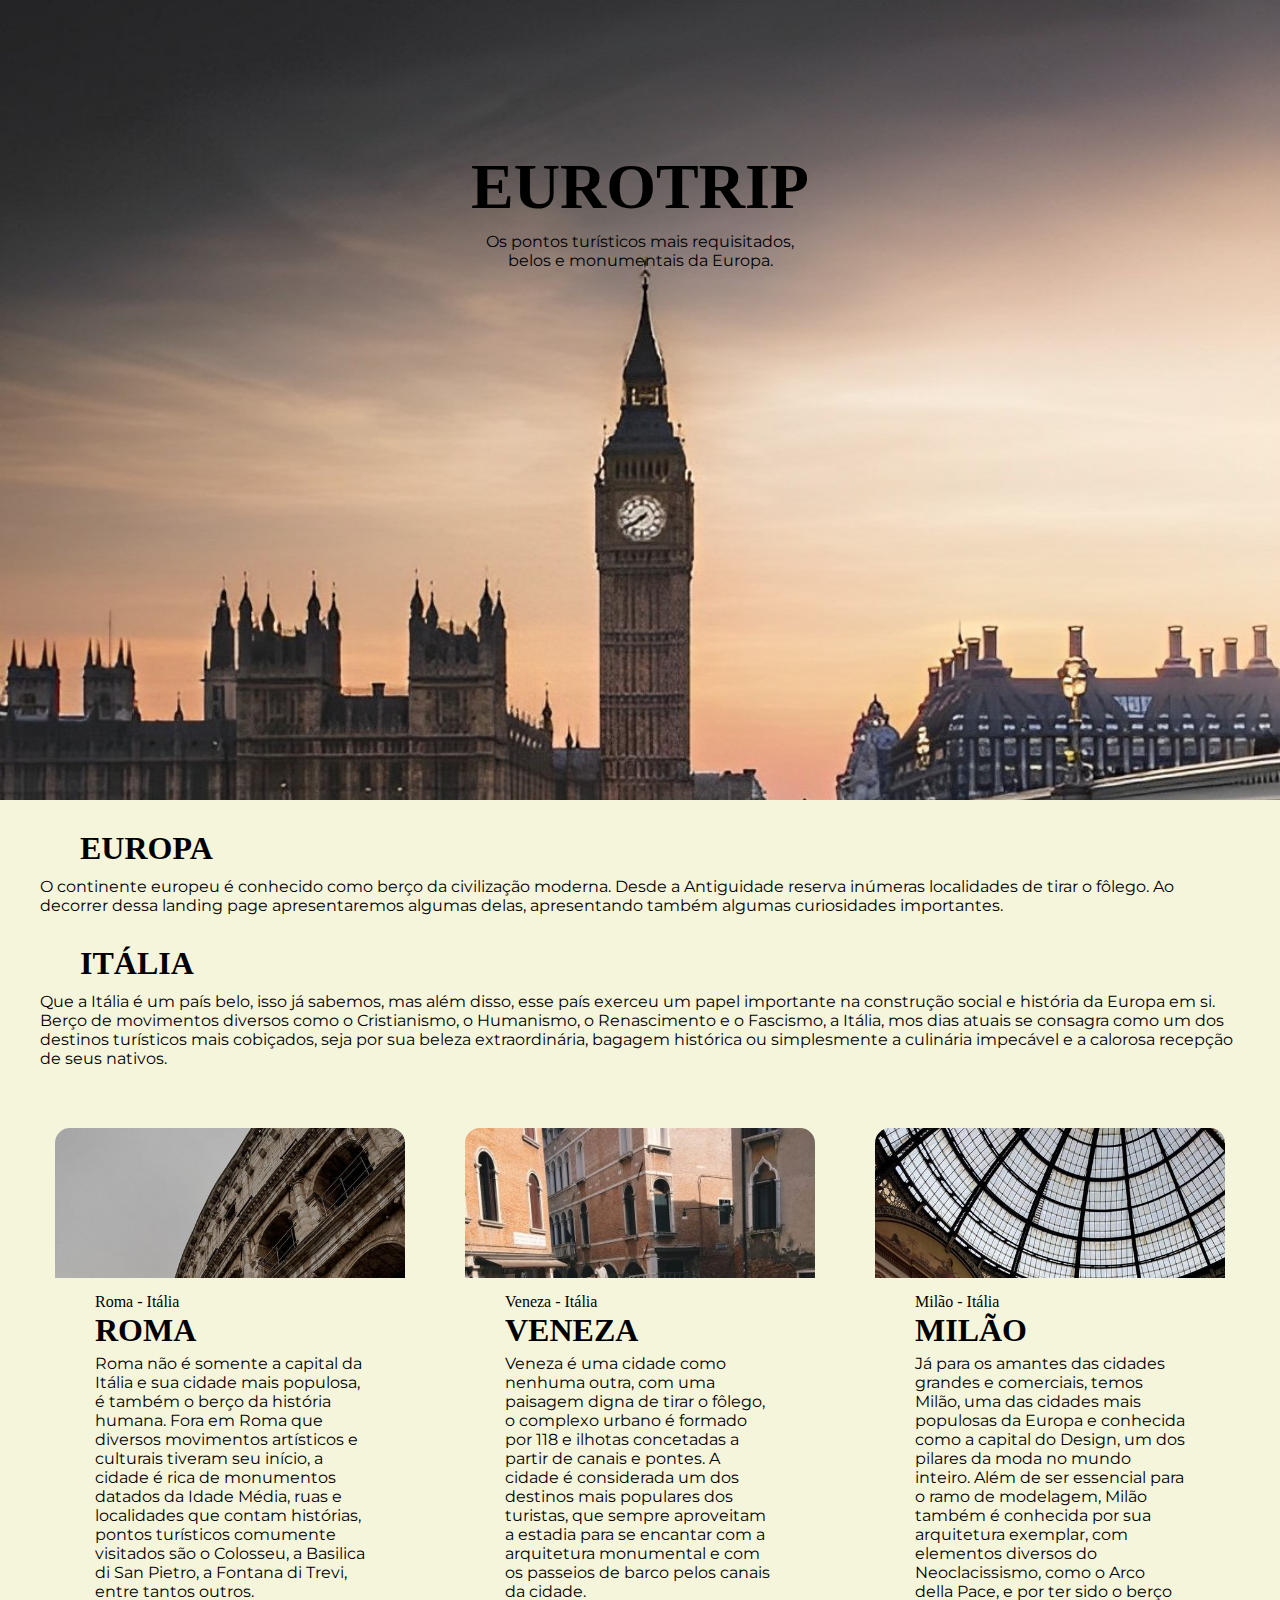
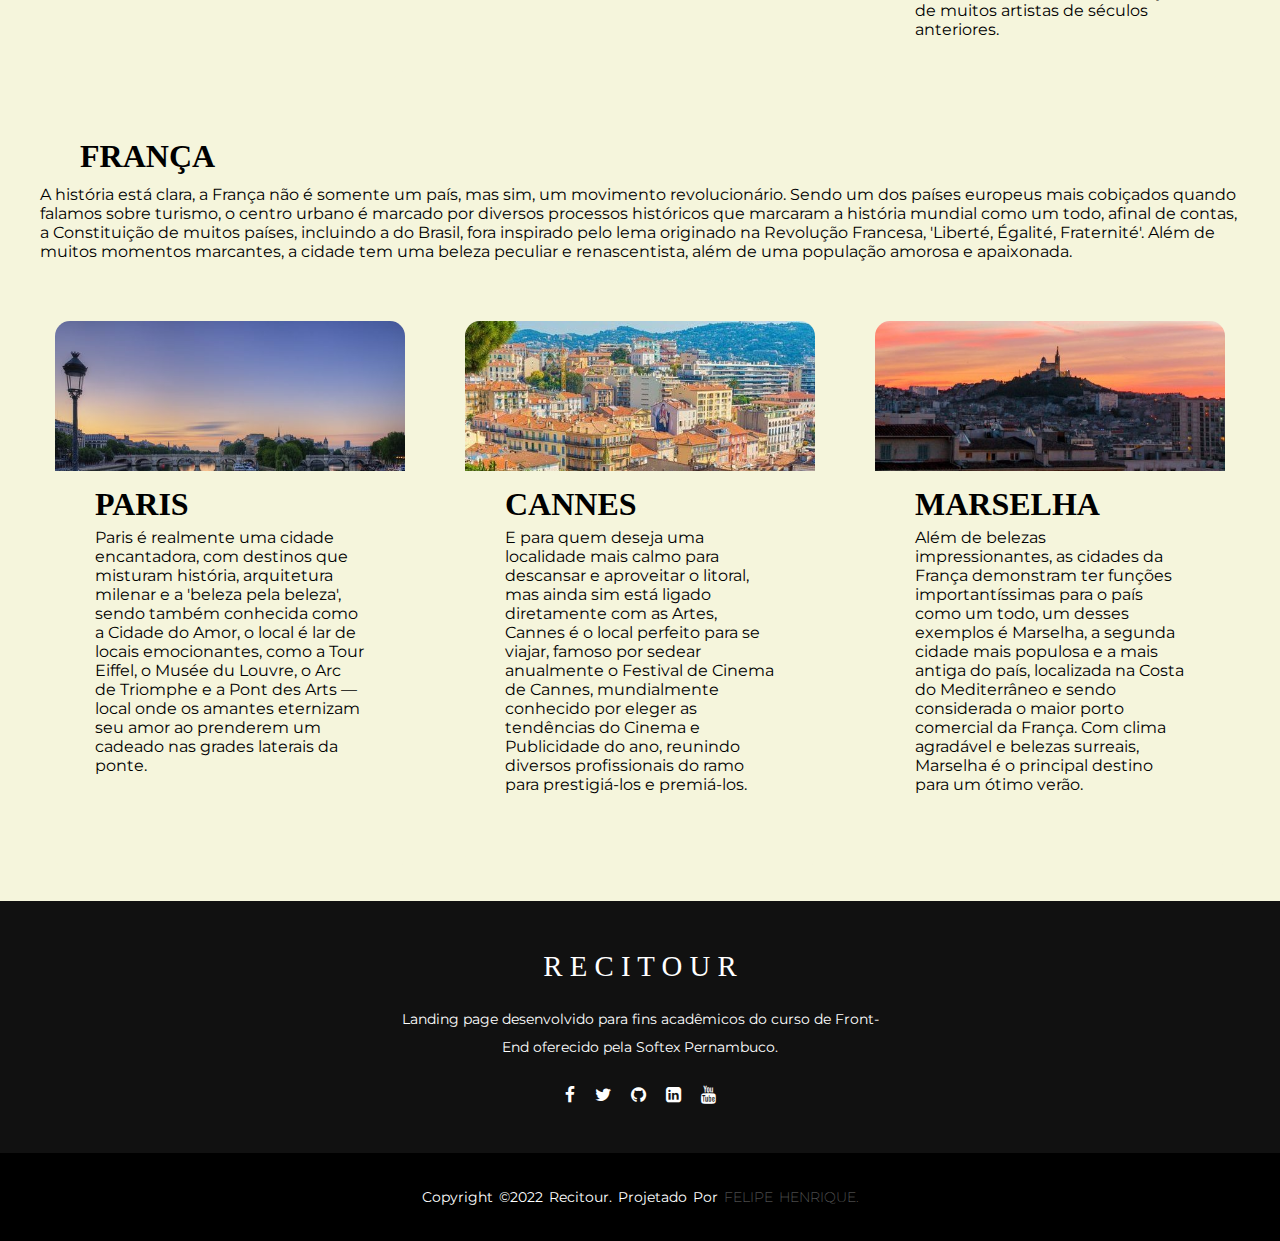
<file: M2E1/EUROTRIP/index.html>
<!DOCTYPE html>
<html lang="pt">
    <head>
        <title>EUROTRIP</title>
        <meta charset="UTF-8">
        <meta name="viewport" content="width=device-width, initial-scale=1">
        <link href="assets/css/style.css" rel="stylesheet">
        <link rel="stylesheet" href="https://cdnjs.cloudflare.com/ajax/libs/font-awesome/4.7.0/css/font-awesome.min.css" />
    </head>

    <body>

        <header aria-label="Cabeçalho da página.">
        <div class="header-content">
            <h1>EUROTRIP</h1>
            <p class="welcome-element" role="text">
                Os pontos turísticos mais requisitados, <br/>
                belos e monumentais da Europa.
            </p>
        </div>
        </header>

        <main>
            <div class="intro-element">
                <div class="section-text-europe">
                    <h2>EUROPA</h2>
                    <p role="text">
                        O continente europeu é conhecido como berço da civilização moderna. Desde a Antiguidade reserva inúmeras localidades de tirar o fôlego. Ao decorrer dessa landing page apresentaremos algumas delas, apresentando também algumas curiosidades importantes.
                    </p>          
                </div>
              </div>


                <div class="italy">
                  <h2>ITÁLIA</h2>
                  <p role="text">
                      Que a Itália é um país belo, isso já sabemos, mas além disso, esse país exerceu um papel importante na construção social e história da Europa em si. Berço de movimentos diversos como o Cristianismo, o Humanismo, o Renascimento e o Fascismo, a Itália, mos dias atuais se consagra como um dos destinos turísticos mais cobiçados, seja por sua beleza extraordinária, bagagem histórica ou simplesmente a culinária impecável e a calorosa recepção de seus nativos.
                  </p>
              </div>

              <section class="italy-container">
                <div class="card">
                  <div class="card-image car-1"></div>
                  <span class="date">Roma - Itália</span>
                  <h3>ROMA</h3>
                  <p>
                      Roma não é somente a capital da Itália e sua cidade mais populosa, é
                      também o berço da história humana. Fora em Roma que diversos movimentos
                      artísticos e culturais tiveram seu início, a cidade é rica de monumentos
                      datados da Idade Média, ruas e localidades que contam histórias, pontos turísticos
                      comumente visitados são o Colosseu, a Basilica di San Pietro, a Fontana di Trevi,
                      entre tantos outros.
                    </p>
                </div>

                <div class="card">
                  <div class="card-image car-2"></div>
                  <span class="date">Veneza - Itália</span>
                  <h3>VENEZA</h3>
                  <p>
                      Veneza é uma cidade como nenhuma outra, com uma paisagem digna de
                      tirar o fôlego, o complexo urbano é formado por 118 e ilhotas
                      concetadas a partir de canais e pontes. A cidade é considerada um
                      dos destinos mais populares dos turistas, que sempre aproveitam a
                      estadia para se encantar com a arquitetura monumental e com os
                      passeios de barco pelos canais da cidade.
                  </p>
                </div>
                <div class="card">
                  <div class="card-image car-3"></div>
                  <span class="date">Milão - Itália</span>
                  <h3>MILÃO</h3>
                  <p>
                      Já para os amantes das cidades grandes e comerciais, temos Milão,
                      uma das cidades mais populosas da Europa e conhecida como a capital
                      do Design, um dos pilares da moda no mundo inteiro. Além de ser essencial 
                      para o ramo de modelagem, Milão também é conhecida por sua arquitetura
                      exemplar, com elementos diversos do Neoclacissismo, como o Arco 
                      della Pace, e por ter sido o berço de muitos artistas de séculos
                      anteriores.
                  </p>
                </div>
              </section>

              
          <div class="container-section-text">
            <h2>FRANÇA</h2>
            <p role="text">
                A história está clara, a França não é somente um país, mas sim, um movimento revolucionário. Sendo um dos países europeus mais cobiçados quando falamos sobre turismo, o centro urbano é marcado por diversos processos históricos que marcaram a história mundial como um todo, afinal de contas, a Constituição de muitos países, incluindo a do Brasil, fora inspirado pelo lema originado na Revolução Francesa, 'Liberté, Égalité, Fraternité'. Além de muitos momentos marcantes, a cidade tem uma beleza peculiar e renascentista, além de uma população amorosa e apaixonada.
            </p>
        </div>

                <section class="france-container">

                  <div class="card">
                    <div class="card-image car-4"></div>
                    <h3>PARIS</h3>
                    <p>
                        Paris é realmente uma cidade encantadora, com destinos que misturam
                        história, arquitetura milenar e a 'beleza pela beleza', sendo também
                        conhecida como a Cidade do Amor, o local é lar de locais emocionantes,
                        como a Tour Eiffel, o Musée du Louvre, o Arc de Triomphe e a Pont des
                        Arts — local onde os amantes eternizam seu amor ao prenderem um cadeado
                        nas grades laterais da ponte.
                      </p>
                  </div>
    
                <div class="card">
                    <div class="card-image car-5"></div>
                    <h3>CANNES</h3>
                    <p>
                        E para quem deseja uma localidade mais calmo para descansar e aproveitar
                        o litoral, mas ainda sim está ligado diretamente com as Artes, Cannes é
                        o local perfeito para se viajar, famoso por sedear anualmente o Festival
                        de Cinema de Cannes, mundialmente conhecido por eleger as tendências do
                        Cinema e Publicidade do ano, reunindo diversos profissionais do ramo para
                        prestigiá-los e premiá-los.
                      </p>
                  </div>
    
                  <div class="card">
                    <div class="card-image car-6"></div>
                    <h3>MARSELHA</h3>
                    <p>
                        Além de belezas impressionantes, as cidades da França demonstram ter
                        funções importantíssimas para o país como um todo, um desses exemplos
                        é Marselha, a segunda cidade mais populosa e a mais antiga do país,
                        localizada na Costa do Mediterrâneo e sendo considerada o maior porto
                        comercial da França. Com clima agradável e belezas surreais, Marselha 
                        é o principal destino para um ótimo verão.
                      </p>
                  </div>
                </section>
            </main>

            <footer>
              <div class="footer-content">
                  <h3>R E C I T O U R</h3>
                  <p>Landing page desenvolvido para fins acadêmicos do curso de Front-End oferecido pela Softex Pernambuco.</p>
                  <ul class="socials">
                      <li><a href="#"><i class="fa fa-facebook"></i></a></li>
                      <li><a href="#"><i class="fa fa-twitter"></i></a></li>
                      <li><a href="#"><i class="fa fa-github"></i></a></li>
                      <li><a href="#"><i class="fa fa-linkedin-square"></i></a></li>
                      <li><a href="#"><i class="fa fa-youtube"></i></a></li>
                  </ul>
                  <div class="footer-bottom">
                      <p>copyright &copy;2022 recitour. projetado por <span>felipe henrique.</span></p>
                  </div>
              </div>
              </footer>
          </body>
      </html>
</file>
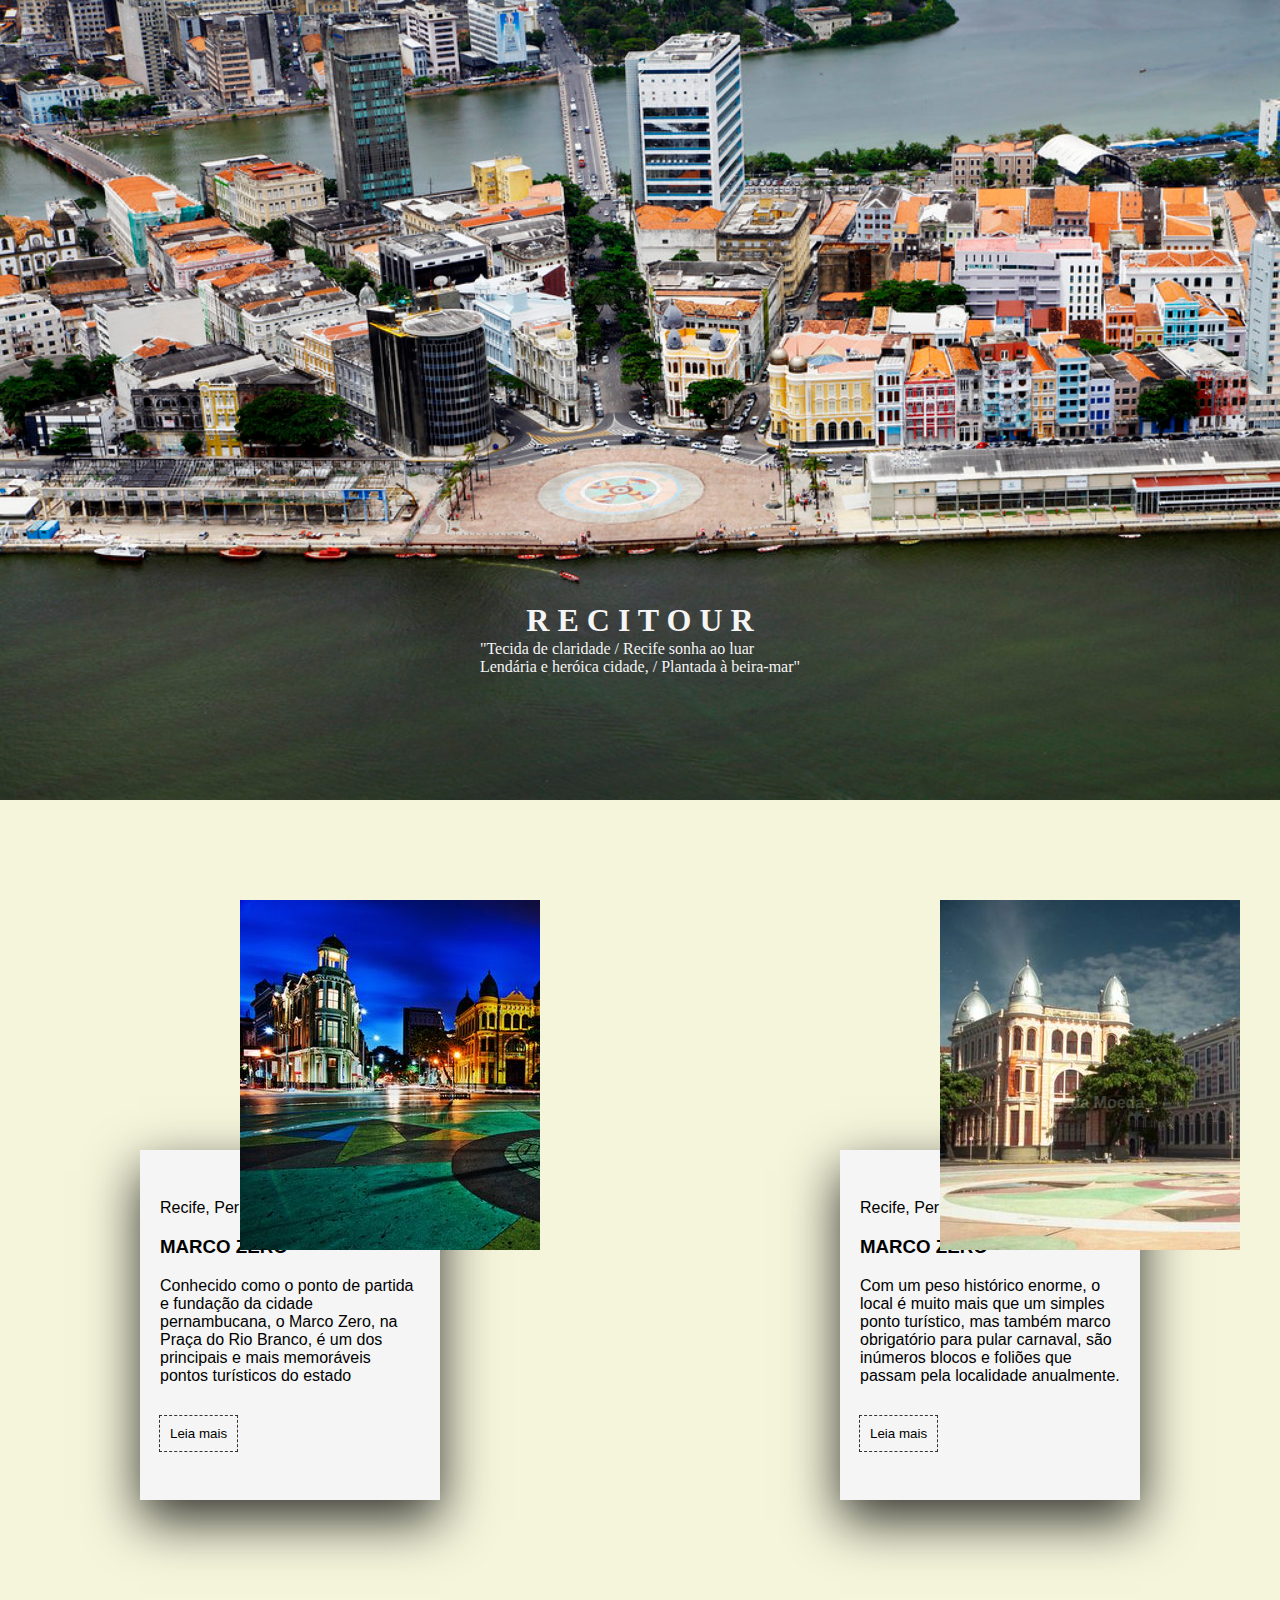
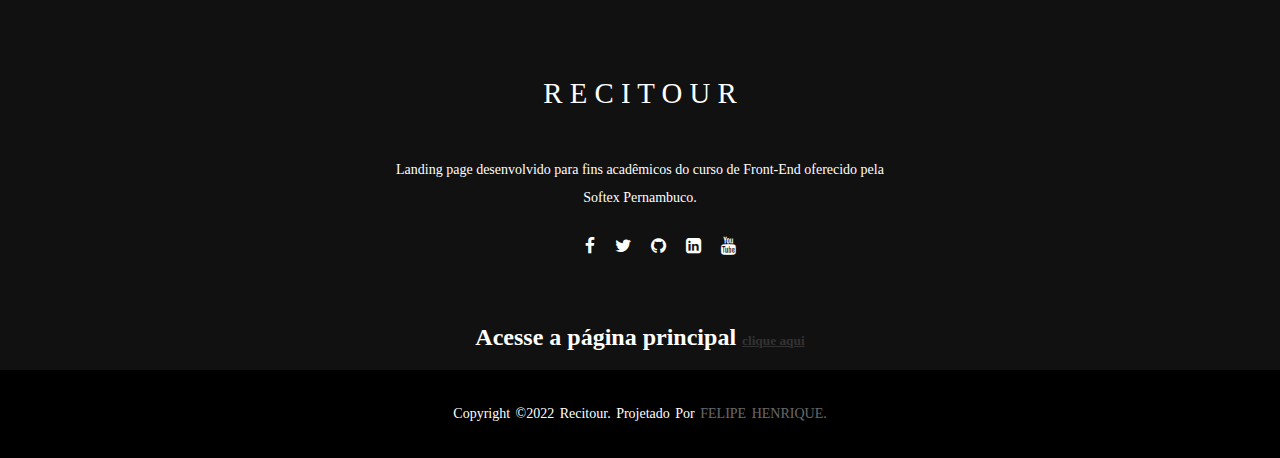
<file: M2E2/RECITOUR-MARCO-ZERO/index.html>
<!DOCTYPE html>
<html lang="en">
    <head>
        <title>RECITOUR</title>
        <meta charset="UTF-8">
        <meta name="viewport" content="width=device-width, initial-scale=1">
        <link href="assets/css/style.css" rel="stylesheet">
        <link rel="stylesheet" href="https://cdnjs.cloudflare.com/ajax/libs/font-awesome/4.7.0/css/font-awesome.min.css"/>
    </head>

    <body>
        <header aria-label="Cabeçalho da página.">
            <div class="header-content">
                <h1 class="header-h1">R E C I T O U R</h1>
                <p class="header-p">
                    "Tecida de claridade / Recife sonha ao luar <br>
                    Lendária e heróica cidade, / Plantada à beira-mar" </p>
            </div>
        </header>
 
        <section class="card-section">
            <div class="container">
                <div class="card">
                    <div class="face face1a">
                        <div class="content">
                            <i class="fab fa-windows"></i>
                            <h3>Marco Zero</h3>
                        </div>
                    </div>
                    <div class="face face2">
                        <div class="content">
                            <span>Recife, Pernambuco.</span>
                            <h3>MARCO ZERO</h3>
                            <p>Conhecido como o ponto de partida e fundação da cidade pernambucana, o Marco Zero, na Praça do Rio Branco, é um dos principais e mais memoráveis pontos turísticos do estado</p>
                            <a href="#" type="button">Leia mais</a>
                        </div>
                    </div>
                </div>
    
                <div class="card">
                    <div class="face face1b">
                        <div class="content">
                            <i class="fab fa-android"></i>
                            <h3>Rua da Moeda</h3>
                        </div>
                    </div>
                    <div class="face face2">
                        <div class="content">
                            <span>Recife, Pernambuco.</span>
                            <h3>MARCO ZERO</h3>
                            <p>Com um peso histórico enorme, o local é muito mais que um simples ponto turístico, mas também marco obrigatório para pular carnaval, são inúmeros blocos e foliões que passam pela localidade anualmente.</p>
                            <a href="#" type="button">Leia mais</a>
                        </div>
                    </div>
                </div>
    
            </div>


        </section>

        <footer>
            <div class="footer-content">
                <h3>R E C I T O U R</h3>
                <p>Landing page desenvolvido para fins acadêmicos do curso de Front-End oferecido pela Softex Pernambuco.</p>
                <ul class="socials">
                    <li><a href="#"><i class="fa fa-facebook"></i></a></li>
                    <li><a href="#"><i class="fa fa-twitter"></i></a></li>
                    <li><a href="#"><i class="fa fa-github"></i></a></li>
                    <li><a href="#"><i class="fa fa-linkedin-square"></i></a></li>
                    <li><a href="#"><i class="fa fa-youtube"></i></a></li>
                </ul>
                

            <h2>Acesse a página principal <a href="file:///C:/Users/arthu/Documents/M2E2/RECITOUR-MARCO-ZERO/index-recitour.html">clique aqui</a></h2>
                <div class="footer-bottom">
                    <p>copyright &copy;2022 recitour. projetado por <span>felipe henrique.</span></p>
                </div>
            </div>
            </footer>

    </body>
</html>
</file>
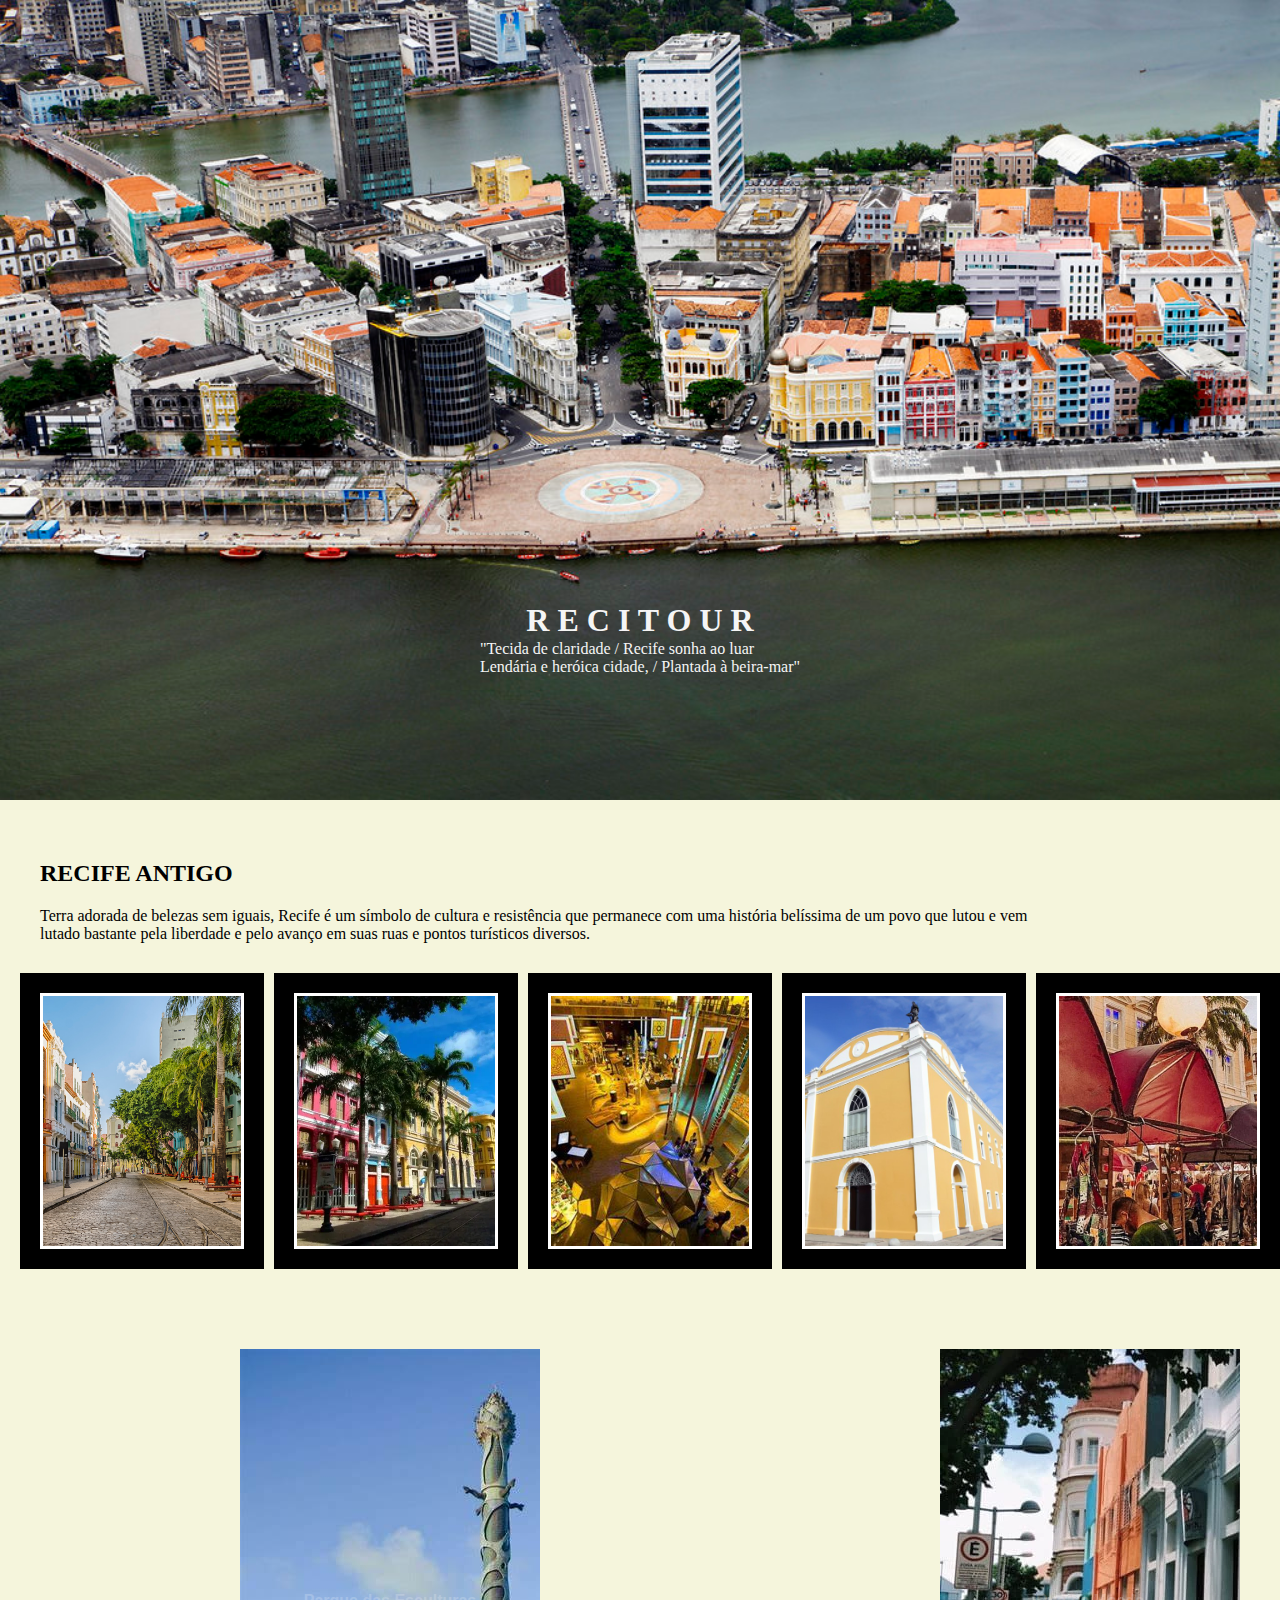
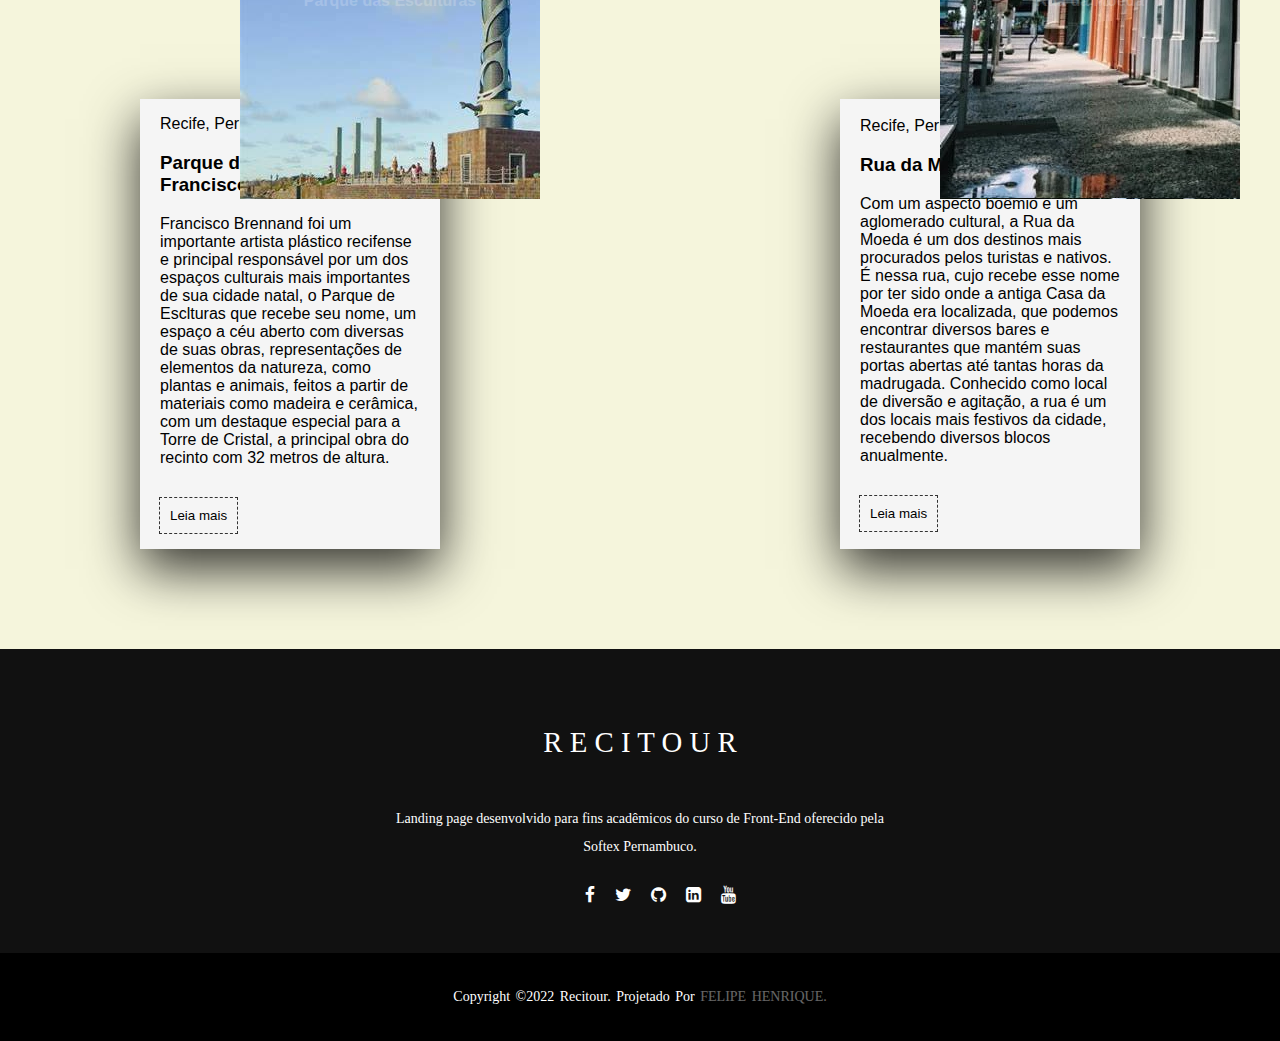
<file: M2E3/RECITOUR/index.html>
<!DOCTYPE html>
<html lang="en">
    <head>
        <title>RECITOUR</title>
        <meta charset="UTF-8">
        <meta name="viewport" content="width=device-width, initial-scale=1">
        <link href="assets/css/style.css" rel="stylesheet">
        <link rel="stylesheet" href="https://cdnjs.cloudflare.com/ajax/libs/font-awesome/4.7.0/css/font-awesome.min.css"/>
    </head>
    <body>
    
        <header aria-label="Cabeçalho da página.">
            <div class="header-content">
                <h1 class="header-h1">R E C I T O U R</h1>
                <p class="header-p">
                    "Tecida de claridade / Recife sonha ao luar <br>
                    Lendária e heróica cidade, / Plantada à beira-mar" </p>
            </div>
        </header>

        <section id="section-recant-gallery">
            <div class="container-c section-text">
                <h2>RECIFE ANTIGO</h2>
                <p>Terra adorada de belezas sem iguais, Recife é um símbolo de cultura e resistência que permanece com uma história belíssima de um povo que lutou e vem lutado bastante pela liberdade e pelo avanço em suas ruas e pontos turísticos diversos. </p>
                <ul class="gallery-container" role="gallery">
                    <li class="gallery-image" role="gallery">
                        <img src="assets/images/recant-um.jpg" alt="imagem de bairro do Recife Antigo.">
                    </li>
                    <li class="gallery-image" role="gallery">
                        <img src="assets/images/recant-dois.jpg" alt="imamgem de bairro do Recife Antigo.">
                    </li>
                    <li class="gallery-image" role="gallery">
                        <img src="assets/images/recant-tres.jpg" alt="imagem do interior do Museu do Cais do Sertão">
                    </li>
                    <li class="gallery-image" role="gallery">
                        <img src="assets/images/recant-qautro.jpg" alt="imagem da fachada do Shopping Paço da Alfândega."> 
                    </li>
                    <li class="gallery-image" role="gallery">
                        <img src="assets/images/recant-cinco.jpg" alt="imagem da Feira de Bom Jesus."> 
                    </li>
                </ul>
            </div>

        </section>



        <section class="card-section">
            <div class="container">
                <div class="card">
                    <div class="face face1a">
                        <div class="content">
                            <i class="fab fa-windows"></i>
                            <h3>Parque das Esculturas</h3>
                        </div>
                    </div>
                    <div class="face face2">
                        <div class="content">
                            <span>Recife, Pernambuco.</span>
                            <h3>Parque das Esculturas <br>
                                Francisco Brennand</h3>
                                <p>Francisco Brennand foi um importante artista plástico recifense e principal responsável por um dos espaços culturais mais importantes de sua cidade natal, o Parque de Esclturas que recebe seu nome, um espaço a céu aberto com diversas de suas obras, representações de elementos da natureza, como plantas e animais, feitos a partir de materiais como madeira e cerâmica, com um destaque especial para a Torre de Cristal, a principal obra do recinto com 32 metros de altura.</p>
                            <a href="#" type="button">Leia mais</a>
                        </div>
                    </div>
                </div>
    
                <div class="card">
                    <div class="face face1b">
                        <div class="content">
                            <i class="fab fa-android"></i>
                            <h3>Rua da Moeda</h3>
                        </div>
                    </div>
                    <div class="face face2">
                        <div class="content">
                            <span>Recife, Pernambuco.</span>
                            <h3>Rua da Moeda</h3>
                            <p>Com um aspecto boêmio e um aglomerado cultural, a Rua da Moeda é um dos destinos mais procurados pelos turistas e nativos. É nessa rua, cujo recebe esse nome por ter sido onde a antiga Casa da Moeda era localizada, que podemos encontrar diversos bares e restaurantes que mantém suas portas abertas até tantas horas da madrugada. Conhecido como local de diversão e agitação, a rua é um dos locais mais festivos da cidade, recebendo diversos blocos anualmente.</p>
                            <a href="#" type="button">Leia mais</a>
                        </div>
                    </div>
                </div>
    
            </div>
        </section>

        <footer>
            <div class="footer-content">
                <h3>R E C I T O U R</h3>
                <p>Landing page desenvolvido para fins acadêmicos do curso de Front-End oferecido pela Softex Pernambuco.</p>
                <ul class="socials">
                    <li><a href="#"><i class="fa fa-facebook"></i></a></li>
                    <li><a href="#"><i class="fa fa-twitter"></i></a></li>
                    <li><a href="#"><i class="fa fa-github"></i></a></li>
                    <li><a href="#"><i class="fa fa-linkedin-square"></i></a></li>
                    <li><a href="#"><i class="fa fa-youtube"></i></a></li>
                </ul>
                <div class="footer-bottom">
                    <p>copyright &copy;2022 recitour. projetado por <span>felipe henrique.</span></p>
                </div>
            </div>
            </footer>


    </body>
</html>
</file>
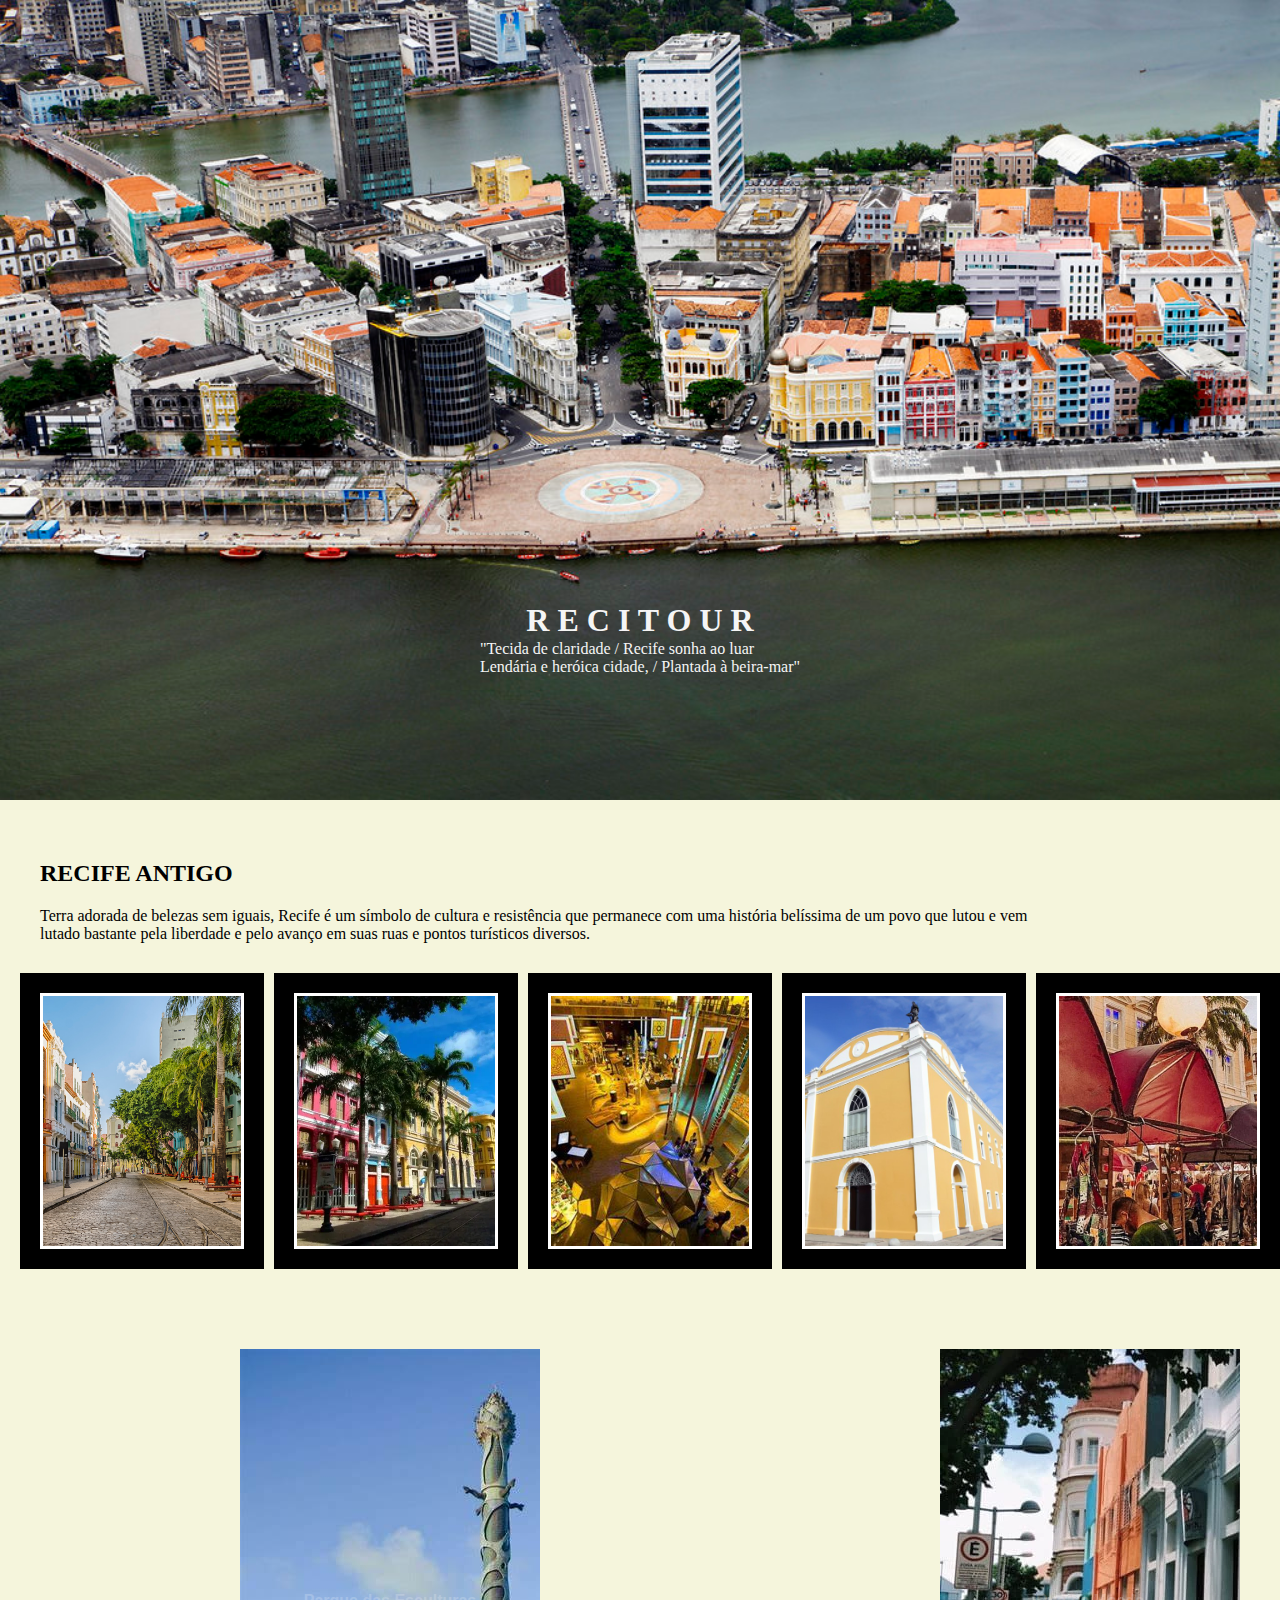
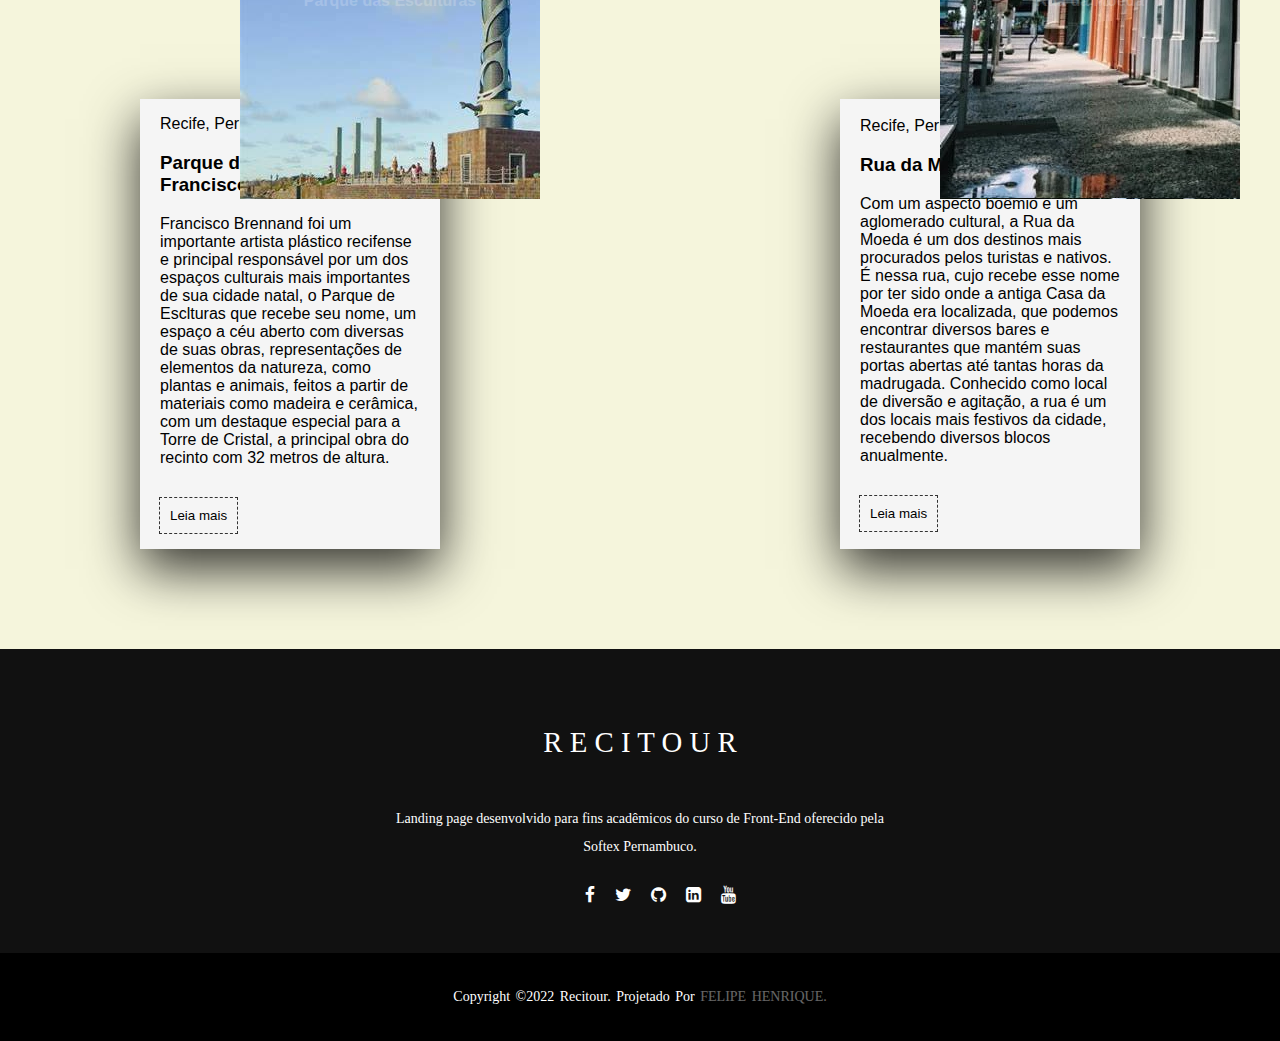
<file: M3E2/RECITOUR/index.html>
<!DOCTYPE html>
<html lang="en">
    <head>
        <title>RECITOUR</title>
        <meta charset="UTF-8">
        <meta name="viewport" content="width=device-width, initial-scale=1">
        <link href="assets/css/style.css" rel="stylesheet">
        <link rel="stylesheet" href="https://cdnjs.cloudflare.com/ajax/libs/font-awesome/4.7.0/css/font-awesome.min.css" />
    </head>
    <body>
    
        <header aria-label="Cabeçalho da página.">
            <div class="header-content">
                <h1 class="header-h1">R E C I T O U R</h1>
                <p class="header-p">
                    "Tecida de claridade / Recife sonha ao luar <br>
                    Lendária e heróica cidade, / Plantada à beira-mar" </p>
            </div>
        </header>

        <section id="section-recant-gallery">
            <div class="container-c section-text">
                <h2>RECIFE ANTIGO</h2>
                <p>Terra adorada de belezas sem iguais, Recife é um símbolo de cultura e resistência que permanece com uma história belíssima de um povo que lutou e vem lutado bastante pela liberdade e pelo avanço em suas ruas e pontos turísticos diversos. </p>
                <ul class="gallery-container" role="gallery">
                    <li class="gallery-image" role="gallery">
                        <img src="assets/images/recant-um.jpg" alt="imagem de bairro do Recife Antigo.">
                    </li>
                    <li class="gallery-image" role="gallery">
                        <img src="assets/images/recant-dois.jpg" alt="imamgem de bairro do Recife Antigo.">
                    </li>
                    <li class="gallery-image" role="gallery">
                        <img src="assets/images/recant-tres.jpg" alt="imagem do interior do Museu do Cais do Sertão">
                    </li>
                    <li class="gallery-image" role="gallery">
                        <img src="assets/images/recant-qautro.jpg" alt="imagem da fachada do Shopping Paço da Alfândega."> 
                    </li>
                    <li class="gallery-image" role="gallery">
                        <img src="assets/images/recant-cinco.jpg" alt="imagem da Feira de Bom Jesus."> 
                    </li>
                </ul>
            </div>

        </section>



        <section class="card-section">
            <div class="container">
                <div class="card">
                    <div class="face face1a">
                        <div class="content">
                            <i class="fab fa-windows"></i>
                            <h3>Parque das Esculturas</h3>
                        </div>
                    </div>
                    <div class="face face2">
                        <div class="content">
                            <span>Recife, Pernambuco.</span>
                            <h3>Parque das Esculturas <br>
                                Francisco Brennand</h3>
                                <p>Francisco Brennand foi um importante artista plástico recifense e principal responsável por um dos espaços culturais mais importantes de sua cidade natal, o Parque de Esclturas que recebe seu nome, um espaço a céu aberto com diversas de suas obras, representações de elementos da natureza, como plantas e animais, feitos a partir de materiais como madeira e cerâmica, com um destaque especial para a Torre de Cristal, a principal obra do recinto com 32 metros de altura.</p>
                            <a href="#" type="button">Leia mais</a>
                        </div>
                    </div>
                </div>
    
                <div class="card">
                    <div class="face face1b">
                        <div class="content">
                            <i class="fab fa-android"></i>
                            <h3>Rua da Moeda</h3>
                        </div>
                    </div>
                    <div class="face face2">
                        <div class="content">
                            <span>Recife, Pernambuco.</span>
                            <h3>Rua da Moeda</h3>
                            <p>Com um aspecto boêmio e um aglomerado cultural, a Rua da Moeda é um dos destinos mais procurados pelos turistas e nativos. É nessa rua, cujo recebe esse nome por ter sido onde a antiga Casa da Moeda era localizada, que podemos encontrar diversos bares e restaurantes que mantém suas portas abertas até tantas horas da madrugada. Conhecido como local de diversão e agitação, a rua é um dos locais mais festivos da cidade, recebendo diversos blocos anualmente.</p>
                            <a href="#" type="button">Leia mais</a>
                        </div>
                    </div>
                </div>
    
            </div>
        </section>

        <footer>
            <div class="footer-content">
                <h3>R E C I T O U R</h3>
                <p>Landing page desenvolvido para fins acadêmicos do curso de Front-End oferecido pela Softex Pernambuco.</p>
                <ul class="socials">
                    <li><a href="#"><i class="fa fa-facebook"></i></a></li>
                    <li><a href="#"><i class="fa fa-twitter"></i></a></li>
                    <li><a href="#"><i class="fa fa-github"></i></a></li>
                    <li><a href="#"><i class="fa fa-linkedin-square"></i></a></li>
                    <li><a href="#"><i class="fa fa-youtube"></i></a></li>
                </ul>
                <div class="footer-bottom">
                    <p>copyright &copy;2022 recitour. projetado por <span>felipe henrique.</span></p>
                </div>
            </div>
            </footer>


    </body>
</html>
</file>
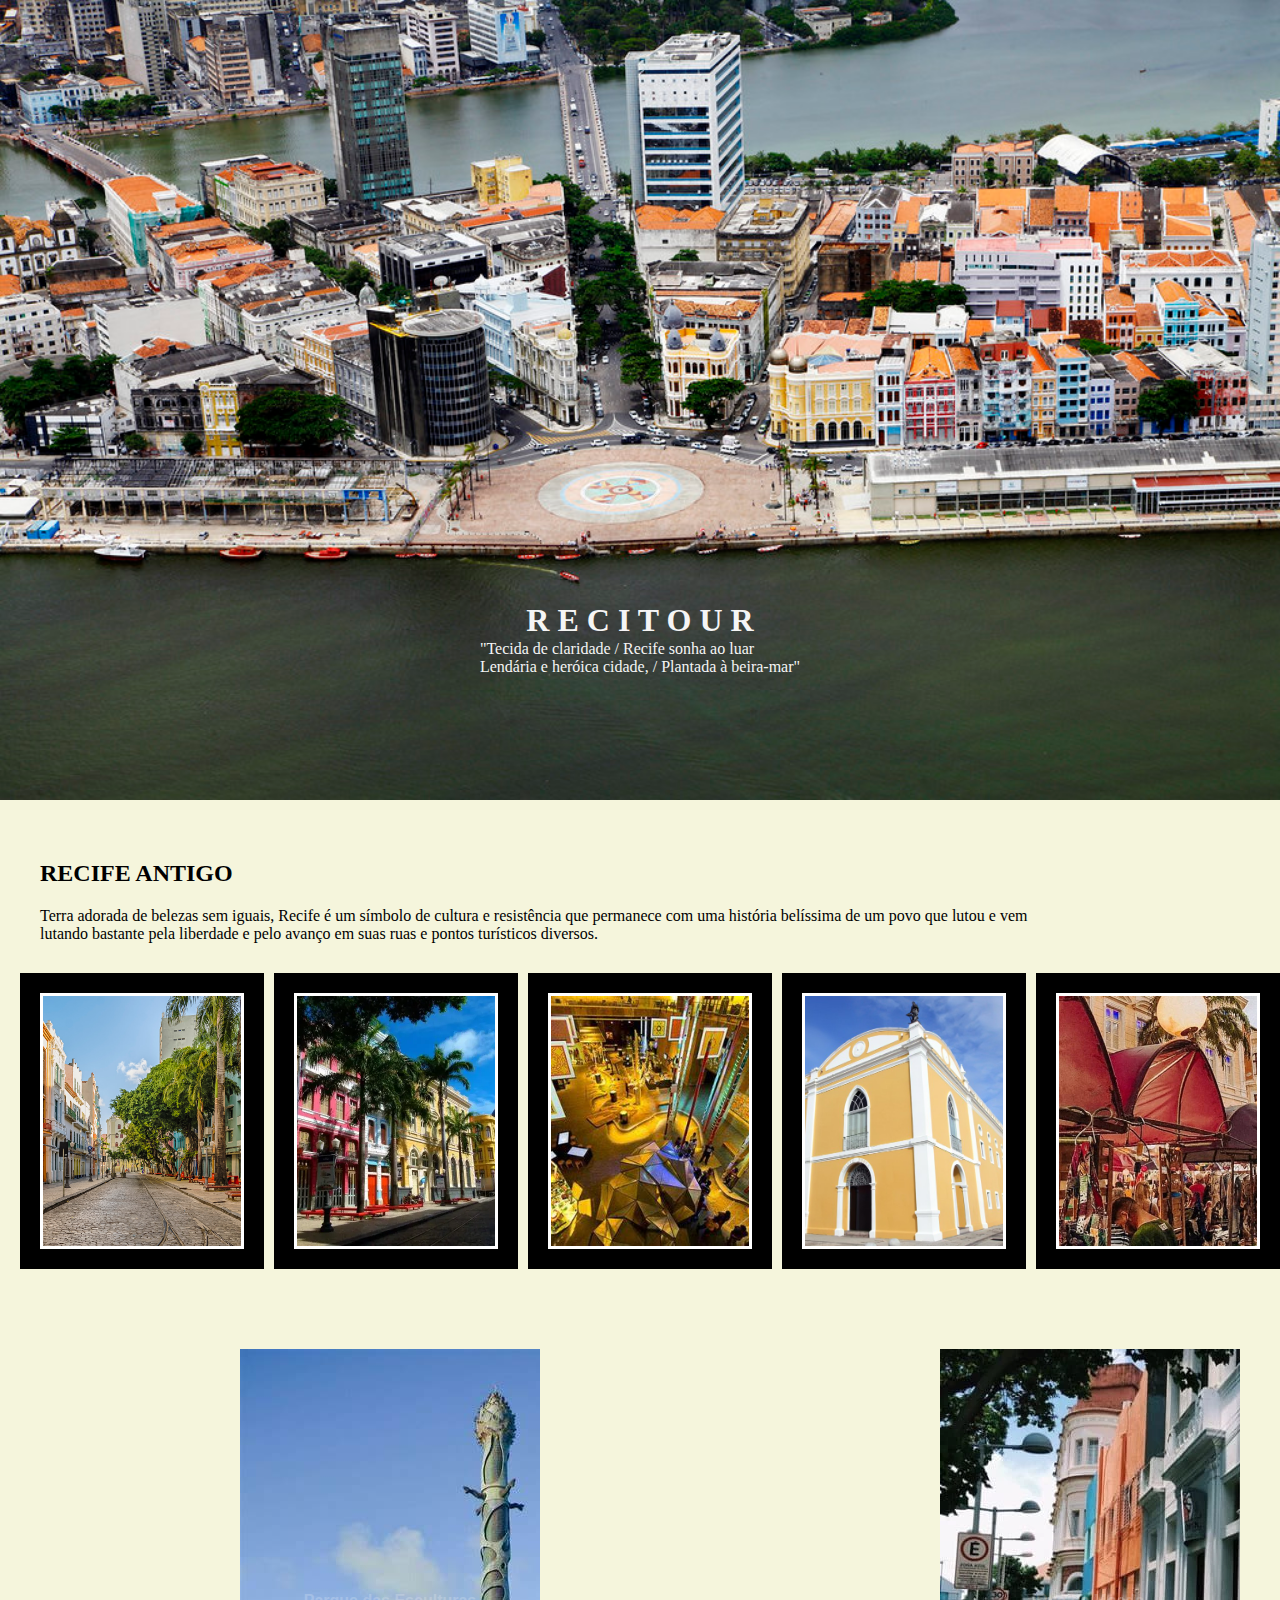
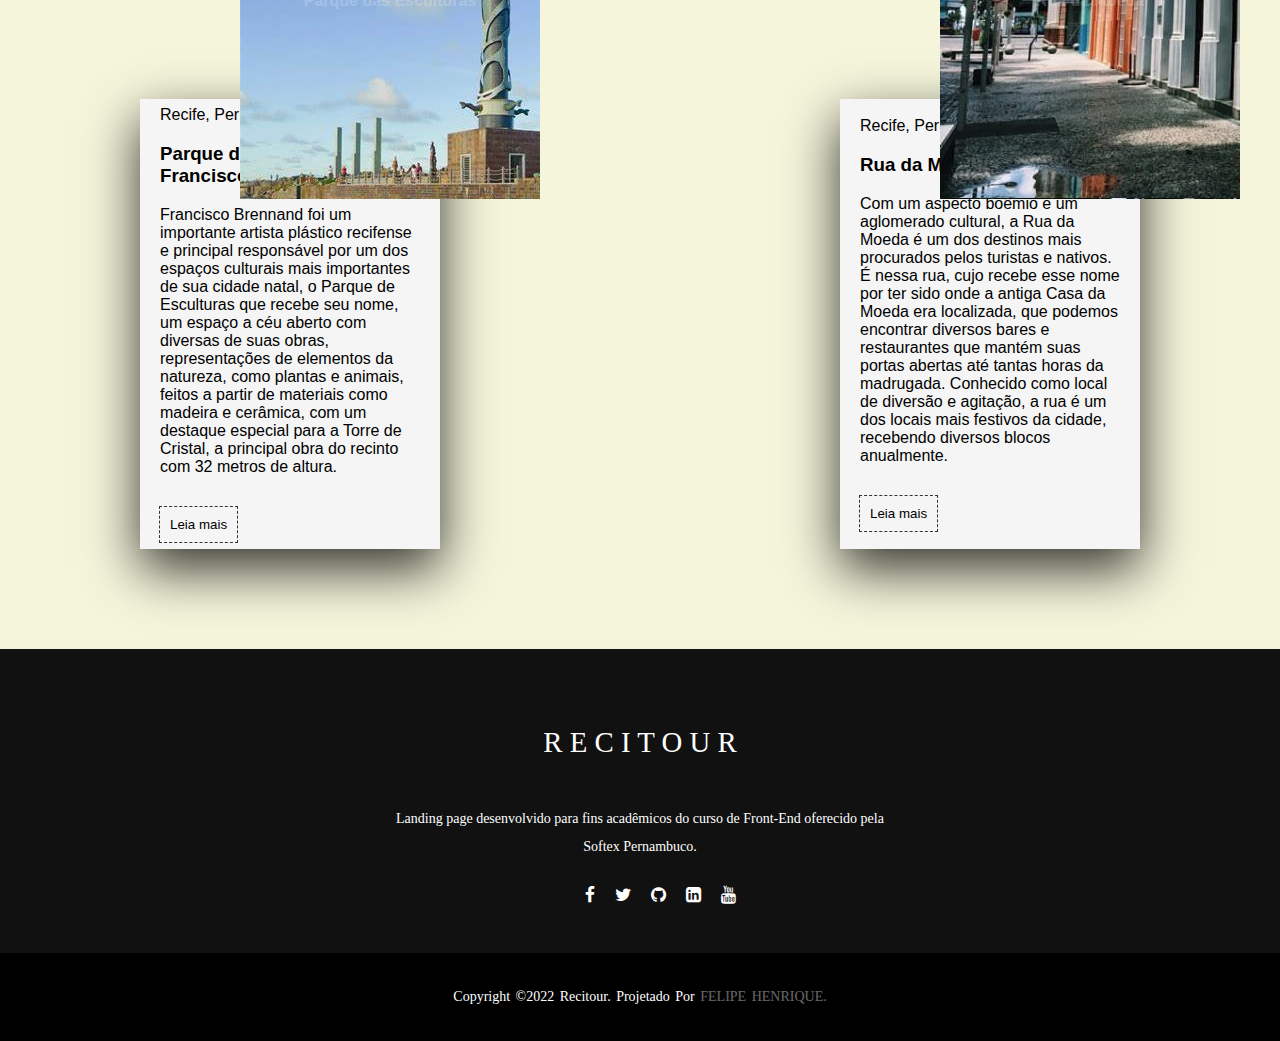
<file: M2E2/RECITOUR-MARCO-ZERO/index-recitour.html>
<!DOCTYPE html>
<html lang="en">
    <head>
        <title>RECITOUR</title>
        <meta charset="UTF-8">
        <meta name="viewport" content="width=device-width, initial-scale=1">
        <link href="assets/css/style (2).css" rel="stylesheet">
        <link rel="stylesheet" href="https://cdnjs.cloudflare.com/ajax/libs/font-awesome/4.7.0/css/font-awesome.min.css" />
    </head>
    <body>
    
        <header aria-label="Cabeçalho da página.">
            <div class="header-content">
                <h1 class="header-h1">R E C I T O U R</h1>
                <p class="header-p">
                    "Tecida de claridade / Recife sonha ao luar <br>
                    Lendária e heróica cidade, / Plantada à beira-mar" </p>
            </div>
        </header>

        <section id="section-recant-gallery">
            <div class="container-c section-text">
                <h2>RECIFE ANTIGO</h2>
                <p>Terra adorada de belezas sem iguais, Recife é um símbolo de cultura e resistência que permanece com uma história belíssima de um povo que lutou e vem lutando bastante pela liberdade e pelo avanço em suas ruas e pontos turísticos diversos. </p>
                <ul class="gallery-container" role="gallery">
                    <li class="gallery-image" role="gallery">
                        <img src="assets/images/recant-um.jpg" alt="imagem de bairro do Recife Antigo.">
                    </li>
                    <li class="gallery-image" role="gallery">
                        <img src="assets/images/recant-dois.jpg" alt="imamgem de bairro do Recife Antigo.">
                    </li>
                    <li class="gallery-image" role="gallery">
                        <img src="assets/images/recant-tres.jpg" alt="imagem do interior do Museu do Cais do Sertão">
                    </li>
                    <li class="gallery-image" role="gallery">
                        <img src="assets/images/recant-qautro.jpg" alt="imagem da fachada do Shopping Paço da Alfândega."> 
                    </li>
                    <li class="gallery-image" role="gallery">
                        <img src="assets/images/recant-cinco.jpg" alt="imagem da Feira de Bom Jesus."> 
                    </li>
                </ul>
            </div>

        </section>



        <section class="card-section">
            <div class="container">
                <div class="card">
                    <div class="face face1a">
                        <div class="content">
                            <i class="fab fa-windows"></i>
                            <h3>Parque das Esculturas</h3>
                        </div>
                    </div>
                    <div class="face face2">
                        <div class="content">
                            <span>Recife, Pernambuco.</span>
                            <h3>Parque das Esculturas <br>
                                Francisco Brennand</h3>
                                <p>Francisco Brennand foi um importante artista plástico recifense e principal responsável por um dos espaços culturais mais importantes de sua cidade natal, o Parque de Esculturas que recebe seu nome, um espaço a céu aberto com diversas de suas obras, representações de elementos da natureza, como plantas e animais, feitos a partir de materiais como madeira e cerâmica, com um destaque especial para a Torre de Cristal, a principal obra do recinto com 32 metros de altura.</p>
                            <a href="#" type="button">Leia mais</a>
                        </div>
                    </div>
                </div>
    
                <div class="card">
                    <div class="face face1b">
                        <div class="content">
                            <i class="fab fa-android"></i>
                            <h3>Rua da Moeda</h3>
                        </div>
                    </div>
                    <div class="face face2">
                        <div class="content">
                            <span>Recife, Pernambuco.</span>
                            <h3>Rua da Moeda</h3>
                            <p>Com um aspecto boêmio e um aglomerado cultural, a Rua da Moeda é um dos destinos mais procurados pelos turistas e nativos. É nessa rua, cujo recebe esse nome por ter sido onde a antiga Casa da Moeda era localizada, que podemos encontrar diversos bares e restaurantes que mantém suas portas abertas até tantas horas da madrugada. Conhecido como local de diversão e agitação, a rua é um dos locais mais festivos da cidade, recebendo diversos blocos anualmente.</p>
                            <a href="#" type="button">Leia mais</a>
                        </div>
                    </div>
                </div>
    
            </div>
        </section>

        <footer>
            <div class="footer-content">
                <h3>R E C I T O U R</h3>
                <p>Landing page desenvolvido para fins acadêmicos do curso de Front-End oferecido pela Softex Pernambuco.</p>
                <ul class="socials">
                    <li><a href="#"><i class="fa fa-facebook"></i></a></li>
                    <li><a href="#"><i class="fa fa-twitter"></i></a></li>
                    <li><a href="#"><i class="fa fa-github"></i></a></li>
                    <li><a href="#"><i class="fa fa-linkedin-square"></i></a></li>
                    <li><a href="#"><i class="fa fa-youtube"></i></a></li>
                </ul>
                <div class="footer-bottom">
                    <p>copyright &copy;2022 recitour. projetado por <span>felipe henrique.</span></p>
                </div>
            </div>
            </footer>


    </body>
</html>
</file>
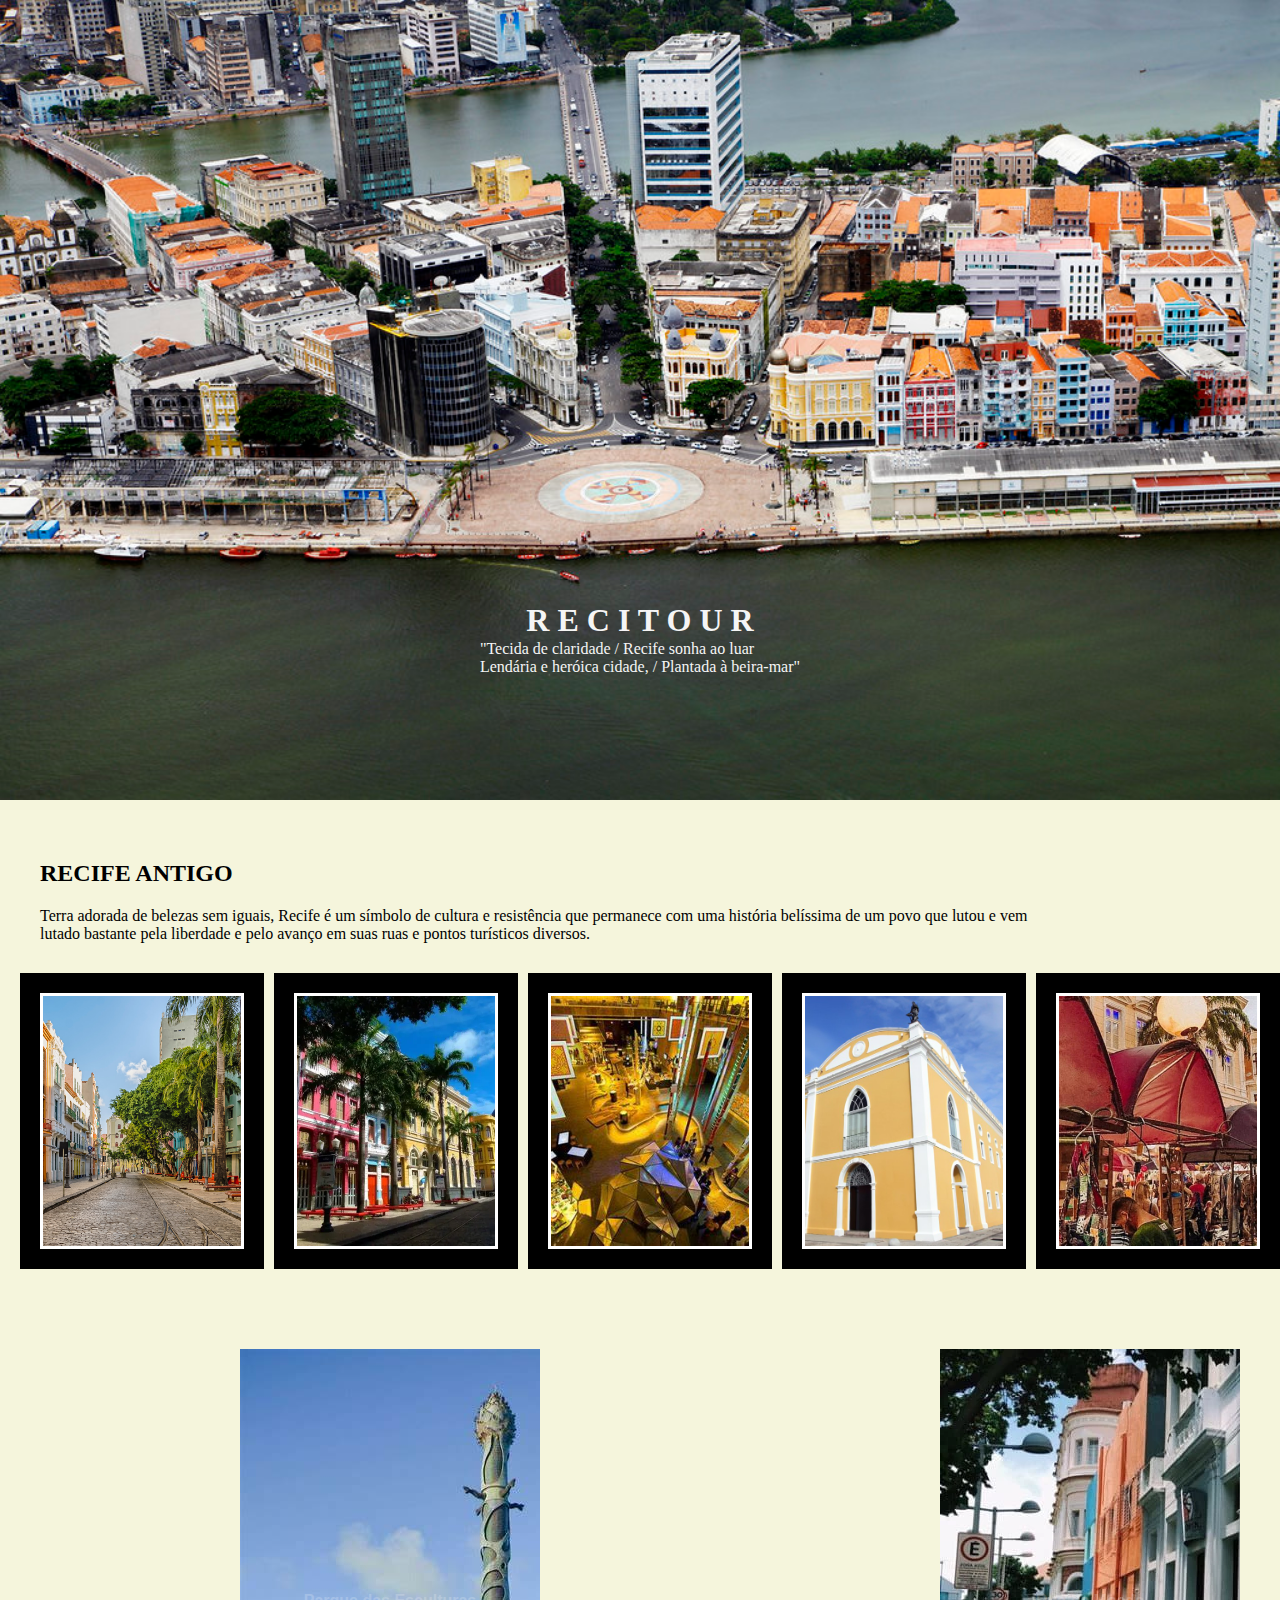
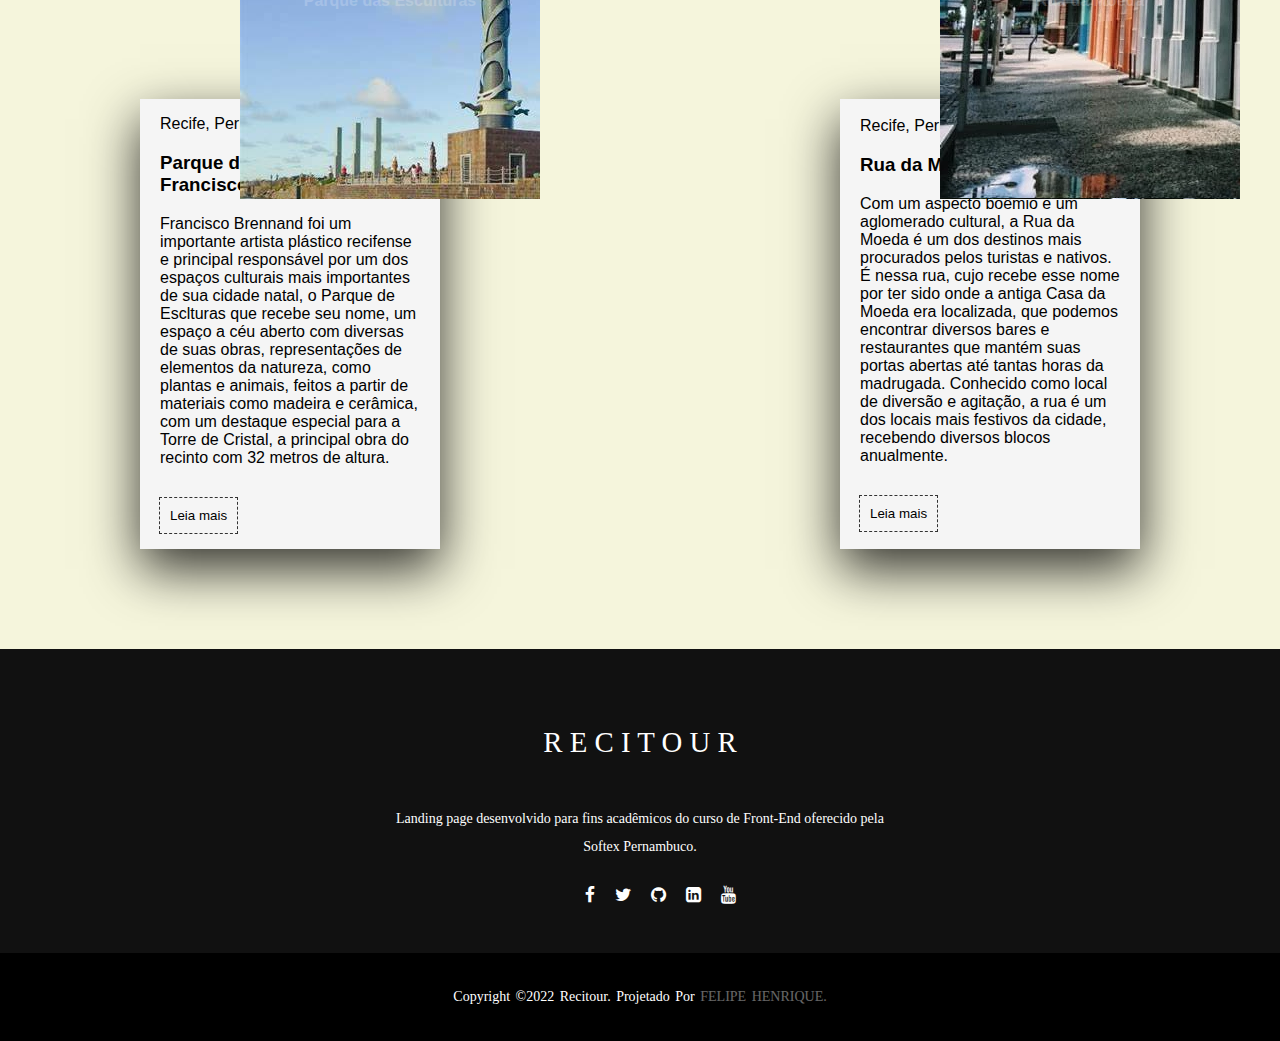
<file: M3E1/M2E2/RECITOUR-MARCO-ZERO/index-recitour.html>
<!DOCTYPE html>
<html lang="en">
    <head>
        <title>RECITOUR</title>
        <meta charset="UTF-8">
        <meta name="viewport" content="width=device-width, initial-scale=1">
        <link href="assets/css/style (2).css" rel="stylesheet">
        <link rel="stylesheet" href="https://cdnjs.cloudflare.com/ajax/libs/font-awesome/4.7.0/css/font-awesome.min.css" />
    </head>
    <body>
    
        <header aria-label="Cabeçalho da página.">
            <div class="header-content">
                <h1 class="header-h1">R E C I T O U R</h1>
                <p class="header-p">
                    "Tecida de claridade / Recife sonha ao luar <br>
                    Lendária e heróica cidade, / Plantada à beira-mar" </p>
            </div>
        </header>

        <section id="section-recant-gallery">
            <div class="container-c section-text">
                <h2>RECIFE ANTIGO</h2>
                <p>Terra adorada de belezas sem iguais, Recife é um símbolo de cultura e resistência que permanece com uma história belíssima de um povo que lutou e vem lutado bastante pela liberdade e pelo avanço em suas ruas e pontos turísticos diversos. </p>
                <ul class="gallery-container" role="gallery">
                    <li class="gallery-image" role="gallery">
                        <img src="assets/images/recant-um.jpg" alt="imagem de bairro do Recife Antigo.">
                    </li>
                    <li class="gallery-image" role="gallery">
                        <img src="assets/images/recant-dois.jpg" alt="imamgem de bairro do Recife Antigo.">
                    </li>
                    <li class="gallery-image" role="gallery">
                        <img src="assets/images/recant-tres.jpg" alt="imagem do interior do Museu do Cais do Sertão">
                    </li>
                    <li class="gallery-image" role="gallery">
                        <img src="assets/images/recant-qautro.jpg" alt="imagem da fachada do Shopping Paço da Alfândega."> 
                    </li>
                    <li class="gallery-image" role="gallery">
                        <img src="assets/images/recant-cinco.jpg" alt="imagem da Feira de Bom Jesus."> 
                    </li>
                </ul>
            </div>

        </section>



        <section class="card-section">
            <div class="container">
                <div class="card">
                    <div class="face face1a">
                        <div class="content">
                            <i class="fab fa-windows"></i>
                            <h3>Parque das Esculturas</h3>
                        </div>
                    </div>
                    <div class="face face2">
                        <div class="content">
                            <span>Recife, Pernambuco.</span>
                            <h3>Parque das Esculturas <br>
                                Francisco Brennand</h3>
                                <p>Francisco Brennand foi um importante artista plástico recifense e principal responsável por um dos espaços culturais mais importantes de sua cidade natal, o Parque de Esclturas que recebe seu nome, um espaço a céu aberto com diversas de suas obras, representações de elementos da natureza, como plantas e animais, feitos a partir de materiais como madeira e cerâmica, com um destaque especial para a Torre de Cristal, a principal obra do recinto com 32 metros de altura.</p>
                            <a href="#" type="button">Leia mais</a>
                        </div>
                    </div>
                </div>
    
                <div class="card">
                    <div class="face face1b">
                        <div class="content">
                            <i class="fab fa-android"></i>
                            <h3>Rua da Moeda</h3>
                        </div>
                    </div>
                    <div class="face face2">
                        <div class="content">
                            <span>Recife, Pernambuco.</span>
                            <h3>Rua da Moeda</h3>
                            <p>Com um aspecto boêmio e um aglomerado cultural, a Rua da Moeda é um dos destinos mais procurados pelos turistas e nativos. É nessa rua, cujo recebe esse nome por ter sido onde a antiga Casa da Moeda era localizada, que podemos encontrar diversos bares e restaurantes que mantém suas portas abertas até tantas horas da madrugada. Conhecido como local de diversão e agitação, a rua é um dos locais mais festivos da cidade, recebendo diversos blocos anualmente.</p>
                            <a href="#" type="button">Leia mais</a>
                        </div>
                    </div>
                </div>
    
            </div>
        </section>

        <footer>
            <div class="footer-content">
                <h3>R E C I T O U R</h3>
                <p>Landing page desenvolvido para fins acadêmicos do curso de Front-End oferecido pela Softex Pernambuco.</p>
                <ul class="socials">
                    <li><a href="#"><i class="fa fa-facebook"></i></a></li>
                    <li><a href="#"><i class="fa fa-twitter"></i></a></li>
                    <li><a href="#"><i class="fa fa-github"></i></a></li>
                    <li><a href="#"><i class="fa fa-linkedin-square"></i></a></li>
                    <li><a href="#"><i class="fa fa-youtube"></i></a></li>
                </ul>
                <div class="footer-bottom">
                    <p>copyright &copy;2022 recitour. projetado por <span>felipe henrique.</span></p>
                </div>
            </div>
            </footer>


    </body>
</html>
</file>
<file: M2E1/EUROTRIP/assets/css/style.css>
/***FONTS***/
@import url('https://fonts.googleapis.com/css2?family=Montserrat:wght@100;400&family=Nanum+Myeongjo&display=swap');

:root {
    --primary-color: beige;
    --primary-color-contrast: #ffffff;
    --field-background-color: #000000;
}

/***GENERIC STYLES***/

* {
    padding: 0%;
    margin: 0px;
    box-sizing: border-box;
}

body {
    background: beige;
}

h1 {
    margin-top: 70px;
    font-size: 4rem;
}

h2 {
    font-family: var(--featured-font-family);
    font-size: 2rem;
    color: #000000;
    text-transform: uppercase;
    margin-bottom: 10px;
    margin-top: 30px;
    margin-left: 80px;
}

h3 {
    font-size: 2rem;
    margin-top: 1px;
    margin-bottom: 5px;
    margin-left: 40px;
    margin-right: 40px;
}

p {
    color: black;
    font-family: 'Montserrat', sans-serif;
    margin-left: 40px;
    margin-bottom: 30px;
    margin-right: 40px;
}

.date {
    margin-left: 40px;
    margin-right: 40px;
}


/***HEADER***/

header {
    content: "";
    position: absolute;
    background-image: url("../images/london-header.jpg");
    width: 100%;
    height: 40%;
    background-repeat: no-repeat;
    background-size: cover;


    background-color: beige;
    min-height: 800px;
    display: flex;
    flex-direction: column;
    align-items: center;
    position: relative;
}

.header-content {
    max-width: 700px;
    padding: 80px 20px;
    text-align: center;
    z-index: 2
}

.header-content p {
    margin: 8px 0 50px;
    justify-content: center;
}

main {
    background-color: beige;

}

.section-text-europe {
    justify-content: center;
    align-items: center;
}

/**CARD ITALY STYLES**/

.italy-container {
    display: flex;
    justify-content: center;
}

.card {
    background: beige;
    width: 350px;
    height: 550px;
    margin: 30px;
    border-radius: 15px;
}

.card-image {
    height: 150px;
    margin-bottom: 15px;
    background-size: cover;
    border-radius: 15px 15px 0 0;
}

.car-1 {
    background-image: url(../images/colloseum.jpg);
}

.car-2 {
    background-image: url(../images/venice.jpg);
}

.car-3 {
    background-image: url(../images/milan.jpg);
}

.car-4 {
    background-image: url(../images/pont-des-arts.jpg);
}

.car-5 {
    background-image: url(../images/cannes.jpg);
}

.car-6 {
    background-image: url(../images/marseille.jpg);
}


.card:hover {
    transform: scale(1.15);
    box-shadow: 5px 5px 15px rgba(0, 0, 0, 0.6);
}
.card {
    transition: 0.5s ease;
    cursor: pointer;
    margin: 30px;
}

.france-container {
    display: flex;
    justify-content: center;
}

/* FOOTER */

footer {
    background: #111;
    height: auto;
    width: 100vw;
    font-family: "Open Sans";
    padding-top: 40px;
    color: #fff;
}

.footer-content {
    display: flex;
    align-items: center;
    justify-content: center;
    flex-direction: column;
    text-align: center;
}

.footer-content h3 {
    font-size: 1.8rem;
    font-weight: 400;
    text-transform: capitalize;
    line-height: 3rem;
    color: white;
}

.footer-content p {
    max-width: 500px;
    margin: 10px auto;
    line-height: 28px;
    font-size: 14px;
    color: white;
}
.socials{
    list-style: none;
    display: flex;
    align-items: center;
    justify-content: center;
    margin: 1rem 0 3rem 0;
}

.socials li{
    margin: 0 10px;
}
.socials a{
    text-decoration: none;
    color: #fff;
}

.socials a i{
    font-size: 1.1rem;
    transition: color .4s ease;
}


.socials a:hover i{
    color: aqua;
}

.footer-bottom{
    background: #000;
    width: 100vw;
    padding: 20px 0;
    text-align: center;
}

.footer-bottom p{
    font-size: 14px;
    word-spacing: 2px;
    text-transform: capitalize;
}

.footer-bottom span{
    text-transform: uppercase;
    opacity: .4;
    font-weight: 200;
}
</file>
<file: M2E2/RECITOUR-MARCO-ZERO/assets/css/style.css>
body {
    margin: 0;
    padding: 0;
    min-height: 100vh;
    background: beige;
    box-sizing: border-box;
}

/* HEADER */

.header-content {
    content: "";
    position: relative;
    background-image: url(../image/recant-header.jpg);
    width: 100%;
    height: 40%;
    background-repeat: no-repeat;
    background-size: cover;
    min-height: 800px;
    display: flex;
    flex-direction: column;
    align-items: center;
}

.header-h1 {
    justify-content: center;
    align-items: center;
    color: whitesmoke;
    position: absolute;
    margin-top: 47%;
}

.header-p {
    justify-content: center;
    align-items: center;
    color: whitesmoke;
    margin-top: 50%;
}


/* CARDS */
.card-section {
    display: flex;
    justify-content: center;
    align-items: center;
    font-family: arial;
    margin-top: 100px;
}

.container{
    width: 1000px;
    position: relative;
    display: flex;
    justify-content: space-between;
    flex-wrap: wrap;
}

.container .card {
    position: relative;
}

.container .card .face {
    width: 300px;
    height: 350px;
    transition: 4s;
}

.container .card .face.face1a{
    position: relative;
    background: #333;
    background-image: url("../image/marco-dois.jpg");
    display: flex;
    justify-content: center;
    align-content: center;
    align-items: center;
    z-index: 1;
    transform: translateX(100px);
}

.container .card:hover .face.face1a {
    transform: translateY(0);
    box-shadow:
        inset 0 0 60px whitesmoke,
        inset 20px 0 80px #f0f,
        inset -20px 0 80px #0ff,
        inset 20px 0 300px #f0f,
        inset -20px 0 300px #0ff,
        0 0 50px #fff,
        -10px 0 80px #f0f,
        10px 0 80px #0ff;
}

.container .card .face.face1a .content {
    opacity: .2;
    transition: 0.5s;
    text-align: center;
}

.container .card:hover .face.face1a .content{
    opacity: 1;
}

.container .card .face.face1a .content i{
    font-size: 3em;
    color: white;
    display: inline-block;
}

.container .card .face.face1a .content h3 {
    font-size: 1em;
    color: white;
    text-align: center;
}

.container .card .face.face1a .content a{
    transition: .5s;
}

.container .card .face.face1b{
    position: relative;
    background: #333;
    background-image: url("../image/marco-tres.jpg");
    display: flex;
    justify-content: center;
    align-content: center;
    align-items: center;
    z-index: 1;
    transform: translateX(100px);
}

.container .card:hover .face.face1b {
    transform: translateY(0);
    box-shadow:
        inset 0 0 60px whitesmoke,
        inset 20px 0 80px #f0f,
        inset -20px 0 80px #0ff,
        inset 20px 0 300px #f0f,
        inset -20px 0 300px #0ff,
        0 0 50px #fff,
        -10px 0 80px #f0f,
        10px 0 80px #0ff;
}

.container .card .face.face1b .content {
    opacity: .2;
    transition: 0.5s;
    text-align: center;
}

.container .card:hover .face.face1b .content{
    opacity: 1;
}

.container .card .face.face1b .content i{
    font-size: 3em;
    color: white;
    display: inline-block;
}

.container .card .face.face1b .content h3 {
    font-size: 1em;
    color: white;
    text-align: center;
}

.container .card .face.face1b .content a{
    transition: .5s;
}

.container .card .face.face2 {
    position: relative;
    background: whitesmoke;
    display: flex;
    align-items: center;
    justify-content: center;
    padding: 20px;
    box-sizing: border-box;
    box-shadow: 0 20px 50px rgba(0,0,0,.8);
    transform: translateY(-100px);
}

.container .card:hover .face.face2{
    transform: translateY(0);
}

.container .card.face.face2 .content p, a{
    font-size: 10pt;
    margin: 0;
    padding: 0;
    color: #333;
}

.container .card .face.face2 .content a{
    text-decoration: none;
    color: black;
    box-sizing: border-box;
    outline: 1px dashed #333;
    padding: 10px;
    margin: 15px 0 0;
    display: inline-block;
}

.container .card .face.face2 .content a:hover {
    background: #333;
    color: whitesmoke;
    box-shadow: inset 0px 0px 10px
    rgba(0,0,0,0.5);
}

/* FOOTER */

footer {
    background: #111;
    height: auto;
    width: 100vw;
    font-family: "Open Sans";
    padding-top: 40px;
    color: #fff;
}

.footer-content {
    display: flex;
    align-items: center;
    justify-content: center;
    flex-direction: column;
    text-align: center;
}

.footer-content h3 {
    font-size: 1.8rem;
    font-weight: 400;
    text-transform: capitalize;
    line-height: 3rem;
}

.footer-content p {
    max-width: 500px;
    margin: 10px auto;
    line-height: 28px;
    font-size: 14px;
}
.socials{
    list-style: none;
    display: flex;
    align-items: center;
    justify-content: center;
    margin: 1rem 0 3rem 0;
}

.socials li{
    margin: 0 10px;
}
.socials a{
    text-decoration: none;
    color: #fff;
}

.socials a i{
    font-size: 1.1rem;
    transition: color .4s ease;
}

.socials a:hover i{
    color: aqua;
}

.footer-bottom{
    background: #000;
    width: 100vw;
    padding: 20px 0;
    text-align: center;
}

.footer-bottom p{
    font-size: 14px;
    word-spacing: 2px;
    text-transform: capitalize;
}

.footer-bottom span{
    text-transform: uppercase;
    opacity: .4;
    font-weight: 200;
}
</file>
<file: M2E3/RECITOUR/assets/css/style.css>
body {
    margin: 0;
    padding: 0;
    min-height: 100vh;
    background: beige;
    box-sizing: border-box;
}

/* HEADER */

.header-content {
    content: "";
    position: relative;
    background-image: url(../images/recant-header.jpg);
    width: 100%;
    height: 40%;
    background-repeat: no-repeat;
    background-size: cover;
    min-height: 800px;
    display: flex;
    flex-direction: column;
    align-items: center;
}

.header-h1 {
    justify-content: center;
    align-items: center;
    color: whitesmoke;
    position: absolute;
    margin-top: 47%;
}

.header-p {
    justify-content: center;
    align-items: center;
    color: whitesmoke;
    margin-top: 50%;
}

/* GALLERY */

#section-recant-gallery {
    width: 100%;
    justify-content: center;
}

#section-recant-gallery .container-c {
    width: 100%;
}

#section-recant-gallery .container-c h2 {
    width: 800px;
    margin-left: 40px;
    margin-top: 60px;
}

#section-recant-gallery .container-c p {
    width: 1000px;
    margin-left: 40px;
    margin-bottom: 50px;
}

#section-recant-gallery .gallery-container {
    display: flex;
    gap: 50px;
    padding-left: 20px;
    margin-left: 20px;
    margin-right: 20px;
    margin-bottom: 30px;
}

#section-recant-gallery .gallery-image {
    width: 250px;
    height: 250px;
    outline: 20px solid black;
    border: 3px solid white;
    box-sizing: initial;
}

#section-recant-gallery .gallery-image img {
    width: 100%;
    height: 100%;
    object-fit: cover;
    border: 10px solid var(--highlight-color);
}

/* CARDS */
.card-section {
    display: flex;
    justify-content: center;
    align-items: center;
    font-family: arial;
    margin-top: 100px;
}

.container{
    width: 1000px;
    position: relative;
    display: flex;
    justify-content: space-between;
    flex-wrap: wrap;
}

.container .card {
    position: relative;
}

.container .card .face {
    width: 300px;
    height: 450px;
    transition: 4s;
}

.container .card .face.face1a{
    position: relative;
    background: #333;
    background-image: url("../images/torre-cristal.jfif");
    display: flex;
    justify-content: center;
    align-content: center;
    align-items: center;
    z-index: 1;
    transform: translateX(100px);
}

.container .card:hover .face.face1a {
    transform: translateY(0);
    box-shadow:
        inset 0 0 60px whitesmoke,
        inset 20px 0 80px #f0f,
        inset -20px 0 80px #0ff,
        inset 20px 0 300px #f0f,
        inset -20px 0 300px #0ff,
        0 0 50px #fff,
        -10px 0 80px #f0f,
        10px 0 80px #0ff;
}

.container .card .face.face1a .content {
    opacity: .2;
    transition: 0.5s;
    text-align: center;
}

.container .card:hover .face.face1a .content{
    opacity: 1;
}

.container .card .face.face1a .content i{
    font-size: 3em;
    color: white;
    display: inline-block;
}

.container .card .face.face1a .content h3 {
    font-size: 1em;
    color: white;
    text-align: center;
}

.container .card .face.face1a .content a{
    transition: .5s;
}

.container .card .face.face1b{
    position: relative;
    background: #333;
    background-image: url("../images/rua-da-moeda.webp");
    display: flex;
    justify-content: center;
    align-content: center;
    align-items: center;
    z-index: 1;
    transform: translateX(100px);
}

.container .card:hover .face.face1b {
    transform: translateY(0);
    box-shadow:
        inset 0 0 60px whitesmoke,
        inset 20px 0 80px #f0f,
        inset -20px 0 80px #0ff,
        inset 20px 0 300px #f0f,
        inset -20px 0 300px #0ff,
        0 0 50px #fff,
        -10px 0 80px #f0f,
        10px 0 80px #0ff;
}

.container .card .face.face1b .content {
    opacity: .2;
    transition: 0.5s;
    text-align: center;
}

.container .card:hover .face.face1b .content{
    opacity: 1;
}

.container .card .face.face1b .content i{
    font-size: 3em;
    color: white;
    display: inline-block;
}

.container .card .face.face1b .content h3 {
    font-size: 1em;
    color: white;
    text-align: center;
}

.container .card .face.face1b .content a{
    transition: .5s;
}

.container .card .face.face2 {
    position: relative;
    background: whitesmoke;
    display: flex;
    align-items: center;
    justify-content: center;
    padding: 20px;
    box-sizing: border-box;
    box-shadow: 0 20px 50px rgba(0,0,0,.8);
    transform: translateY(-100px);
}

.container .card:hover .face.face2{
    transform: translateY(0);
}

.container .card.face.face2 .content p, a{
    font-size: 10pt;
    margin: 0;
    padding: 0;
    color: #333;
}

.container .card .face.face2 .content a{
    text-decoration: none;
    color: black;
    box-sizing: border-box;
    outline: 1px dashed #333;
    padding: 10px;
    margin: 15px 0 0;
    display: inline-block;
}

.container .card .face.face2 .content a:hover {
    background: #333;
    color: whitesmoke;
    box-shadow: inset 0px 0px 10px
    rgba(0,0,0,0.5);
}

/* FOOTER */

footer {
    background: #111;
    height: auto;
    width: 100vw;
    font-family: "Open Sans";
    padding-top: 40px;
    color: #fff;
}

.footer-content {
    display: flex;
    align-items: center;
    justify-content: center;
    flex-direction: column;
    text-align: center;
}

.footer-content h3 {
    font-size: 1.8rem;
    font-weight: 400;
    text-transform: capitalize;
    line-height: 3rem;
}

.footer-content p {
    max-width: 500px;
    margin: 10px auto;
    line-height: 28px;
    font-size: 14px;
}
.socials{
    list-style: none;
    display: flex;
    align-items: center;
    justify-content: center;
    margin: 1rem 0 3rem 0;
}

.socials li{
    margin: 0 10px;
}
.socials a{
    text-decoration: none;
    color: #fff;
}

.socials a i{
    font-size: 1.1rem;
    transition: color .4s ease;
}

.socials a:hover i{
    color: aqua;
}

.footer-bottom{
    background: #000;
    width: 100vw;
    padding: 20px 0;
    text-align: center;
}

.footer-bottom p{
    font-size: 14px;
    word-spacing: 2px;
    text-transform: capitalize;
}

.footer-bottom span{
    text-transform: uppercase;
    opacity: .4;
    font-weight: 200;
}
</file>
<file: M3E2/RECITOUR/assets/css/style.css>
body {
    margin: 0;
    padding: 0;
    min-height: 100vh;
    background: beige;
    box-sizing: border-box;
}

/* HEADER */

.header-content {
    content: "";
    position: relative;
    background-image: url(../images/recant-header.jpg);
    width: 100%;
    height: 40%;
    background-repeat: no-repeat;
    background-size: cover;
    min-height: 800px;
    display: flex;
    flex-direction: column;
    align-items: center;
}

.header-h1 {
    justify-content: center;
    align-items: center;
    color: whitesmoke;
    position: absolute;
    margin-top: 47%;
}

.header-p {
    justify-content: center;
    align-items: center;
    color: whitesmoke;
    margin-top: 50%;
}

/* GALLERY */

#section-recant-gallery {
    width: 100%;
    justify-content: center;
}

#section-recant-gallery .container-c {
    width: 100%;
}

#section-recant-gallery .container-c h2 {
    width: 800px;
    margin-left: 40px;
    margin-top: 60px;
}

#section-recant-gallery .container-c p {
    width: 1000px;
    margin-left: 40px;
    margin-bottom: 50px;
}

#section-recant-gallery .gallery-container {
    display: flex;
    gap: 50px;
    padding-left: 20px;
    margin-left: 20px;
    margin-right: 20px;
    margin-bottom: 30px;
}

#section-recant-gallery .gallery-image {
    width: 250px;
    height: 250px;
    outline: 20px solid black;
    border: 3px solid white;
    box-sizing: initial;
}

#section-recant-gallery .gallery-image img {
    width: 100%;
    height: 100%;
    object-fit: cover;
    border: 10px solid var(--highlight-color);
}

/* CARDS */
.card-section {
    display: flex;
    justify-content: center;
    align-items: center;
    font-family: arial;
    margin-top: 100px;
}

.container{
    width: 1000px;
    position: relative;
    display: flex;
    justify-content: space-between;
    flex-wrap: wrap;
}

.container .card {
    position: relative;
}

.container .card .face {
    width: 300px;
    height: 450px;
    transition: 4s;
}

.container .card .face.face1a{
    position: relative;
    background: #333;
    background-image: url("../images/torre-cristal.jfif");
    display: flex;
    justify-content: center;
    align-content: center;
    align-items: center;
    z-index: 1;
    transform: translateX(100px);
}

.container .card:hover .face.face1a {
    transform: translateY(0);
    box-shadow:
        inset 0 0 60px whitesmoke,
        inset 20px 0 80px #f0f,
        inset -20px 0 80px #0ff,
        inset 20px 0 300px #f0f,
        inset -20px 0 300px #0ff,
        0 0 50px #fff,
        -10px 0 80px #f0f,
        10px 0 80px #0ff;
}

.container .card .face.face1a .content {
    opacity: .2;
    transition: 0.5s;
    text-align: center;
}

.container .card:hover .face.face1a .content{
    opacity: 1;
}

.container .card .face.face1a .content i{
    font-size: 3em;
    color: white;
    display: inline-block;
}

.container .card .face.face1a .content h3 {
    font-size: 1em;
    color: white;
    text-align: center;
}

.container .card .face.face1a .content a{
    transition: .5s;
}

.container .card .face.face1b{
    position: relative;
    background: #333;
    background-image: url("../images/rua-da-moeda.webp");
    display: flex;
    justify-content: center;
    align-content: center;
    align-items: center;
    z-index: 1;
    transform: translateX(100px);
}

.container .card:hover .face.face1b {
    transform: translateY(0);
    box-shadow:
        inset 0 0 60px whitesmoke,
        inset 20px 0 80px #f0f,
        inset -20px 0 80px #0ff,
        inset 20px 0 300px #f0f,
        inset -20px 0 300px #0ff,
        0 0 50px #fff,
        -10px 0 80px #f0f,
        10px 0 80px #0ff;
}

.container .card .face.face1b .content {
    opacity: .2;
    transition: 0.5s;
    text-align: center;
}

.container .card:hover .face.face1b .content{
    opacity: 1;
}

.container .card .face.face1b .content i{
    font-size: 3em;
    color: white;
    display: inline-block;
}

.container .card .face.face1b .content h3 {
    font-size: 1em;
    color: white;
    text-align: center;
}

.container .card .face.face1b .content a{
    transition: .5s;
}

.container .card .face.face2 {
    position: relative;
    background: whitesmoke;
    display: flex;
    align-items: center;
    justify-content: center;
    padding: 20px;
    box-sizing: border-box;
    box-shadow: 0 20px 50px rgba(0,0,0,.8);
    transform: translateY(-100px);
}

.container .card:hover .face.face2{
    transform: translateY(0);
}

.container .card.face.face2 .content p, a{
    font-size: 10pt;
    margin: 0;
    padding: 0;
    color: #333;
}

.container .card .face.face2 .content a{
    text-decoration: none;
    color: black;
    box-sizing: border-box;
    outline: 1px dashed #333;
    padding: 10px;
    margin: 15px 0 0;
    display: inline-block;
}

.container .card .face.face2 .content a:hover {
    background: #333;
    color: whitesmoke;
    box-shadow: inset 0px 0px 10px
    rgba(0,0,0,0.5);
}

/* FOOTER */

footer {
    background: #111;
    height: auto;
    width: 100vw;
    font-family: "Open Sans";
    padding-top: 40px;
    color: #fff;
}

.footer-content {
    display: flex;
    align-items: center;
    justify-content: center;
    flex-direction: column;
    text-align: center;
}

.footer-content h3 {
    font-size: 1.8rem;
    font-weight: 400;
    text-transform: capitalize;
    line-height: 3rem;
}

.footer-content p {
    max-width: 500px;
    margin: 10px auto;
    line-height: 28px;
    font-size: 14px;
}
.socials{
    list-style: none;
    display: flex;
    align-items: center;
    justify-content: center;
    margin: 1rem 0 3rem 0;
}

.socials li{
    margin: 0 10px;
}
.socials a{
    text-decoration: none;
    color: #fff;
}

.socials a i{
    font-size: 1.1rem;
    transition: color .4s ease;
}

.socials a:hover i{
    color: aqua;
}

.footer-bottom{
    background: #000;
    width: 100vw;
    padding: 20px 0;
    text-align: center;
}

.footer-bottom p{
    font-size: 14px;
    word-spacing: 2px;
    text-transform: capitalize;
}

.footer-bottom span{
    text-transform: uppercase;
    opacity: .4;
    font-weight: 200;
}
</file>
<file: M2E2/RECITOUR-MARCO-ZERO/assets/css/style (2).css>
body {
    margin: 0;
    padding: 0;
    min-height: 100vh;
    background: beige;
    box-sizing: border-box;
}

/* HEADER */

.header-content {
    content: "";
    position: relative;
    background-image: url(../images/recant-header.jpg);
    width: 100%;
    height: 40%;
    background-repeat: no-repeat;
    background-size: cover;
    min-height: 800px;
    display: flex;
    flex-direction: column;
    align-items: center;
}

.header-h1 {
    justify-content: center;
    align-items: center;
    color: whitesmoke;
    position: absolute;
    margin-top: 47%;
}

.header-p {
    justify-content: center;
    align-items: center;
    color: whitesmoke;
    margin-top: 50%;
}

/* GALLERY */

#section-recant-gallery {
    width: 100%;
    justify-content: center;
}

#section-recant-gallery .container-c {
    width: 100%;
}

#section-recant-gallery .container-c h2 {
    width: 800px;
    margin-left: 40px;
    margin-top: 60px;
}

#section-recant-gallery .container-c p {
    width: 1000px;
    margin-left: 40px;
    margin-bottom: 50px;
}

#section-recant-gallery .gallery-container {
    display: flex;
    gap: 50px;
    padding-left: 20px;
    margin-left: 20px;
    margin-right: 20px;
    margin-bottom: 30px;
}

#section-recant-gallery .gallery-image {
    width: 250px;
    height: 250px;
    outline: 20px solid black;
    border: 3px solid white;
    box-sizing: initial;
}

#section-recant-gallery .gallery-image img {
    width: 100%;
    height: 100%;
    object-fit: cover;
    border: 10px solid var(--highlight-color);
}

/* CARDS */
.card-section {
    display: flex;
    justify-content: center;
    align-items: center;
    font-family: arial;
    margin-top: 100px;
}

.container{
    width: 1000px;
    position: relative;
    display: flex;
    justify-content: space-between;
    flex-wrap: wrap;
}

.container .card {
    position: relative;
}

.container .card .face {
    width: 300px;
    height: 450px;
    transition: 4s;
}

.container .card .face.face1a{
    position: relative;
    background: #333;
    background-image: url("../images/torre-cristal.jfif");
    display: flex;
    justify-content: center;
    align-content: center;
    align-items: center;
    z-index: 1;
    transform: translateX(100px);
}

.container .card:hover .face.face1a {
    transform: translateY(0);
    box-shadow:
        inset 0 0 60px whitesmoke,
        inset 20px 0 80px #f0f,
        inset -20px 0 80px #0ff,
        inset 20px 0 300px #f0f,
        inset -20px 0 300px #0ff,
        0 0 50px #fff,
        -10px 0 80px #f0f,
        10px 0 80px #0ff;
}

.container .card .face.face1a .content {
    opacity: .2;
    transition: 0.5s;
    text-align: center;
}

.container .card:hover .face.face1a .content{
    opacity: 1;
}

.container .card .face.face1a .content i{
    font-size: 3em;
    color: white;
    display: inline-block;
}

.container .card .face.face1a .content h3 {
    font-size: 1em;
    color: white;
    text-align: center;
}

.container .card .face.face1a .content a{
    transition: .5s;
}

.container .card .face.face1b{
    position: relative;
    background: #333;
    background-image: url("../images/rua-da-moeda.webp");
    display: flex;
    justify-content: center;
    align-content: center;
    align-items: center;
    z-index: 1;
    transform: translateX(100px);
}

.container .card:hover .face.face1b {
    transform: translateY(0);
    box-shadow:
        inset 0 0 60px whitesmoke,
        inset 20px 0 80px #f0f,
        inset -20px 0 80px #0ff,
        inset 20px 0 300px #f0f,
        inset -20px 0 300px #0ff,
        0 0 50px #fff,
        -10px 0 80px #f0f,
        10px 0 80px #0ff;
}

.container .card .face.face1b .content {
    opacity: .2;
    transition: 0.5s;
    text-align: center;
}

.container .card:hover .face.face1b .content{
    opacity: 1;
}

.container .card .face.face1b .content i{
    font-size: 3em;
    color: white;
    display: inline-block;
}

.container .card .face.face1b .content h3 {
    font-size: 1em;
    color: white;
    text-align: center;
}

.container .card .face.face1b .content a{
    transition: .5s;
}

.container .card .face.face2 {
    position: relative;
    background: whitesmoke;
    display: flex;
    align-items: center;
    justify-content: center;
    padding: 20px;
    box-sizing: border-box;
    box-shadow: 0 20px 50px rgba(0,0,0,.8);
    transform: translateY(-100px);
}

.container .card:hover .face.face2{
    transform: translateY(0);
}

.container .card.face.face2 .content p, a{
    font-size: 10pt;
    margin: 0;
    padding: 0;
    color: #333;
}

.container .card .face.face2 .content a{
    text-decoration: none;
    color: black;
    box-sizing: border-box;
    outline: 1px dashed #333;
    padding: 10px;
    margin: 15px 0 0;
    display: inline-block;
}

.container .card .face.face2 .content a:hover {
    background: #333;
    color: whitesmoke;
    box-shadow: inset 0px 0px 10px
    rgba(0,0,0,0.5);
}

/* FOOTER */

footer {
    background: #111;
    height: auto;
    width: 100vw;
    font-family: "Open Sans";
    padding-top: 40px;
    color: #fff;
}

.footer-content {
    display: flex;
    align-items: center;
    justify-content: center;
    flex-direction: column;
    text-align: center;
}

.footer-content h3 {
    font-size: 1.8rem;
    font-weight: 400;
    text-transform: capitalize;
    line-height: 3rem;
}

.footer-content p {
    max-width: 500px;
    margin: 10px auto;
    line-height: 28px;
    font-size: 14px;
}
.socials{
    list-style: none;
    display: flex;
    align-items: center;
    justify-content: center;
    margin: 1rem 0 3rem 0;
}

.socials li{
    margin: 0 10px;
}
.socials a{
    text-decoration: none;
    color: #fff;
}

.socials a i{
    font-size: 1.1rem;
    transition: color .4s ease;
}

.socials a:hover i{
    color: aqua;
}

.footer-bottom{
    background: #000;
    width: 100vw;
    padding: 20px 0;
    text-align: center;
}

.footer-bottom p{
    font-size: 14px;
    word-spacing: 2px;
    text-transform: capitalize;
}

.footer-bottom span{
    text-transform: uppercase;
    opacity: .4;
    font-weight: 200;
}
</file>
<file: M3E1/M2E2/RECITOUR-MARCO-ZERO/assets/css/style (2).css>
body {
    margin: 0;
    padding: 0;
    min-height: 100vh;
    background: beige;
    box-sizing: border-box;
}

/* HEADER */

.header-content {
    content: "";
    position: relative;
    background-image: url(../images/recant-header.jpg);
    width: 100%;
    height: 40%;
    background-repeat: no-repeat;
    background-size: cover;
    min-height: 800px;
    display: flex;
    flex-direction: column;
    align-items: center;
}

.header-h1 {
    justify-content: center;
    align-items: center;
    color: whitesmoke;
    position: absolute;
    margin-top: 47%;
}

.header-p {
    justify-content: center;
    align-items: center;
    color: whitesmoke;
    margin-top: 50%;
}

/* GALLERY */

#section-recant-gallery {
    width: 100%;
    justify-content: center;
}

#section-recant-gallery .container-c {
    width: 100%;
}

#section-recant-gallery .container-c h2 {
    width: 800px;
    margin-left: 40px;
    margin-top: 60px;
}

#section-recant-gallery .container-c p {
    width: 1000px;
    margin-left: 40px;
    margin-bottom: 50px;
}

#section-recant-gallery .gallery-container {
    display: flex;
    gap: 50px;
    padding-left: 20px;
    margin-left: 20px;
    margin-right: 20px;
    margin-bottom: 30px;
}

#section-recant-gallery .gallery-image {
    width: 250px;
    height: 250px;
    outline: 20px solid black;
    border: 3px solid white;
    box-sizing: initial;
}

#section-recant-gallery .gallery-image img {
    width: 100%;
    height: 100%;
    object-fit: cover;
    border: 10px solid var(--highlight-color);
}

/* CARDS */
.card-section {
    display: flex;
    justify-content: center;
    align-items: center;
    font-family: arial;
    margin-top: 100px;
}

.container{
    width: 1000px;
    position: relative;
    display: flex;
    justify-content: space-between;
    flex-wrap: wrap;
}

.container .card {
    position: relative;
}

.container .card .face {
    width: 300px;
    height: 450px;
    transition: 4s;
}

.container .card .face.face1a{
    position: relative;
    background: #333;
    background-image: url("../images/torre-cristal.jfif");
    display: flex;
    justify-content: center;
    align-content: center;
    align-items: center;
    z-index: 1;
    transform: translateX(100px);
}

.container .card:hover .face.face1a {
    transform: translateY(0);
    box-shadow:
        inset 0 0 60px whitesmoke,
        inset 20px 0 80px #f0f,
        inset -20px 0 80px #0ff,
        inset 20px 0 300px #f0f,
        inset -20px 0 300px #0ff,
        0 0 50px #fff,
        -10px 0 80px #f0f,
        10px 0 80px #0ff;
}

.container .card .face.face1a .content {
    opacity: .2;
    transition: 0.5s;
    text-align: center;
}

.container .card:hover .face.face1a .content{
    opacity: 1;
}

.container .card .face.face1a .content i{
    font-size: 3em;
    color: white;
    display: inline-block;
}

.container .card .face.face1a .content h3 {
    font-size: 1em;
    color: white;
    text-align: center;
}

.container .card .face.face1a .content a{
    transition: .5s;
}

.container .card .face.face1b{
    position: relative;
    background: #333;
    background-image: url("../images/rua-da-moeda.webp");
    display: flex;
    justify-content: center;
    align-content: center;
    align-items: center;
    z-index: 1;
    transform: translateX(100px);
}

.container .card:hover .face.face1b {
    transform: translateY(0);
    box-shadow:
        inset 0 0 60px whitesmoke,
        inset 20px 0 80px #f0f,
        inset -20px 0 80px #0ff,
        inset 20px 0 300px #f0f,
        inset -20px 0 300px #0ff,
        0 0 50px #fff,
        -10px 0 80px #f0f,
        10px 0 80px #0ff;
}

.container .card .face.face1b .content {
    opacity: .2;
    transition: 0.5s;
    text-align: center;
}

.container .card:hover .face.face1b .content{
    opacity: 1;
}

.container .card .face.face1b .content i{
    font-size: 3em;
    color: white;
    display: inline-block;
}

.container .card .face.face1b .content h3 {
    font-size: 1em;
    color: white;
    text-align: center;
}

.container .card .face.face1b .content a{
    transition: .5s;
}

.container .card .face.face2 {
    position: relative;
    background: whitesmoke;
    display: flex;
    align-items: center;
    justify-content: center;
    padding: 20px;
    box-sizing: border-box;
    box-shadow: 0 20px 50px rgba(0,0,0,.8);
    transform: translateY(-100px);
}

.container .card:hover .face.face2{
    transform: translateY(0);
}

.container .card.face.face2 .content p, a{
    font-size: 10pt;
    margin: 0;
    padding: 0;
    color: #333;
}

.container .card .face.face2 .content a{
    text-decoration: none;
    color: black;
    box-sizing: border-box;
    outline: 1px dashed #333;
    padding: 10px;
    margin: 15px 0 0;
    display: inline-block;
}

.container .card .face.face2 .content a:hover {
    background: #333;
    color: whitesmoke;
    box-shadow: inset 0px 0px 10px
    rgba(0,0,0,0.5);
}

/* FOOTER */

footer {
    background: #111;
    height: auto;
    width: 100vw;
    font-family: "Open Sans";
    padding-top: 40px;
    color: #fff;
}

.footer-content {
    display: flex;
    align-items: center;
    justify-content: center;
    flex-direction: column;
    text-align: center;
}

.footer-content h3 {
    font-size: 1.8rem;
    font-weight: 400;
    text-transform: capitalize;
    line-height: 3rem;
}

.footer-content p {
    max-width: 500px;
    margin: 10px auto;
    line-height: 28px;
    font-size: 14px;
}
.socials{
    list-style: none;
    display: flex;
    align-items: center;
    justify-content: center;
    margin: 1rem 0 3rem 0;
}

.socials li{
    margin: 0 10px;
}
.socials a{
    text-decoration: none;
    color: #fff;
}

.socials a i{
    font-size: 1.1rem;
    transition: color .4s ease;
}

.socials a:hover i{
    color: aqua;
}

.footer-bottom{
    background: #000;
    width: 100vw;
    padding: 20px 0;
    text-align: center;
}

.footer-bottom p{
    font-size: 14px;
    word-spacing: 2px;
    text-transform: capitalize;
}

.footer-bottom span{
    text-transform: uppercase;
    opacity: .4;
    font-weight: 200;
}
</file>
